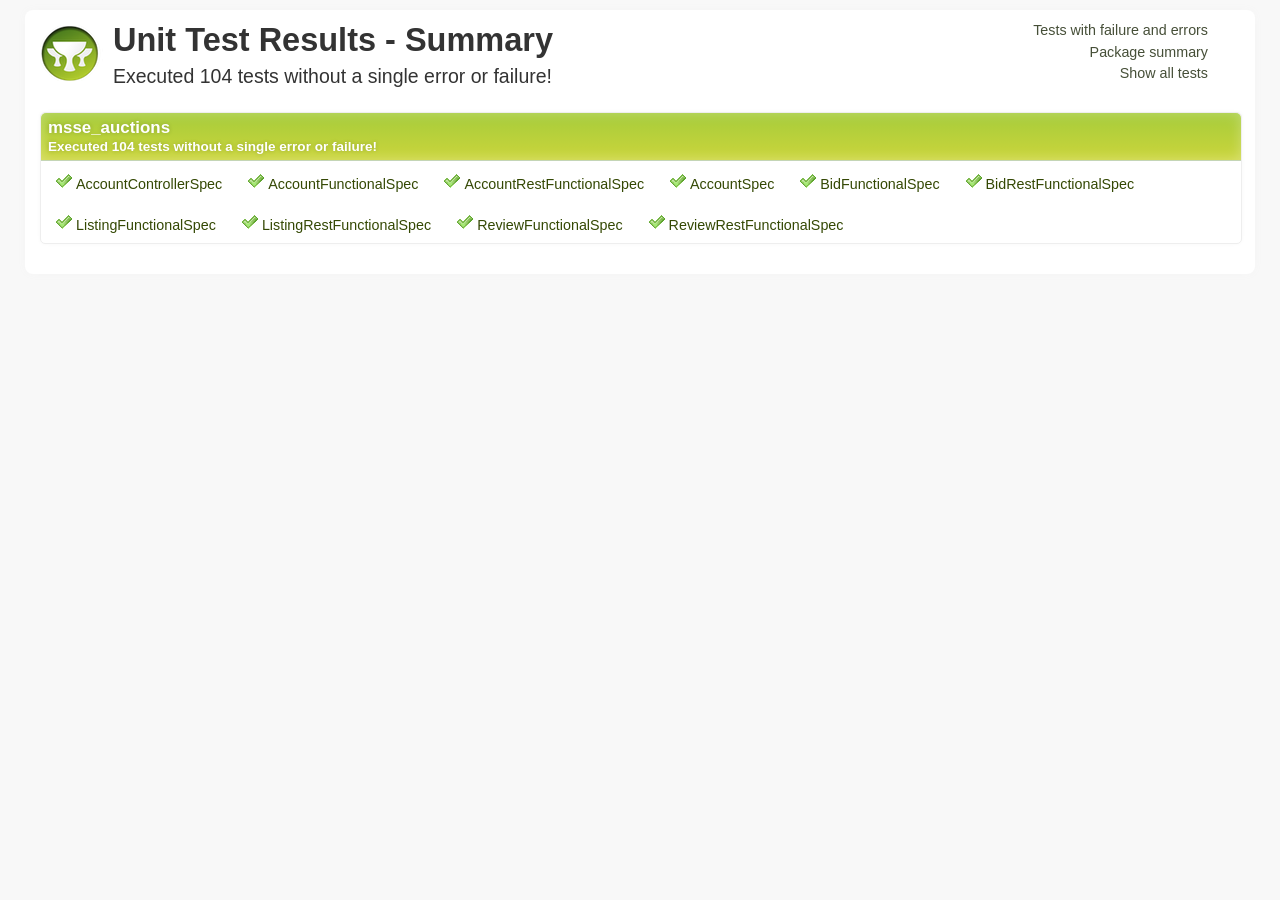
<file: target/test-reports/html/index.html>
<!DOCTYPE html><html xmlns:lxslt="http://xml.apache.org/xslt" xmlns:stringutils="xalan://org.apache.tools.ant.util.StringUtils">
<head>
<META http-equiv="Content-Type" content="text/html; charset=utf-8">
<title>
        Unit Test Results
     - Package summary</title>
<link href="stylesheet.css" rel="stylesheet" type="text/css">
</head>
<body>
<div id="report" class="container container_8">
<div class="grid_6 alpha">
<div class="grailslogo"></div>
<h1>
        Unit Test Results
    - Summary </h1>
<p class="intro">
                        Executed
                        104
                        tests
                    
                        without a single error or failure!
                    </p>
</div>
<div class="grid_2 omega">
<nav id="navigationlinks">
<p>
<a href="failed.html">
                    Tests with failure and errors
                </a>
</p>
<p>
<a href="index.html">
                    Package summary
                </a>
</p>
<p>
<a href="all.html">
                    Show all tests
                </a>
</p>
</nav>
</div>
<div class="clear"></div>
<div class="testsuite success">
<div class="header">
<h2>msse_auctions</h2>
<h3>
                        Executed
                        104
                        tests
                    
                        without a single error or failure!
                    </h3>
</div>
<ul class="clearfix">
<li class="packagelink success">
<a href="msse_auctions/8_AccountControllerSpec.html" title="3 tests executed in 1.189 seconds."><span class="icon success"></span>AccountControllerSpec</a>
</li>
<li class="packagelink success">
<a href="msse_auctions/0_AccountFunctionalSpec.html" title="4 tests executed in 10.89 seconds."><span class="icon success"></span>AccountFunctionalSpec</a>
</li>
<li class="packagelink success">
<a href="msse_auctions/1_AccountRestFunctionalSpec.html" title="28 tests executed in 2.178 seconds."><span class="icon success"></span>AccountRestFunctionalSpec</a>
</li>
<li class="packagelink success">
<a href="msse_auctions/9_AccountSpec.html" title="10 tests executed in 1.342 seconds."><span class="icon success"></span>AccountSpec</a>
</li>
<li class="packagelink success">
<a href="msse_auctions/2_BidFunctionalSpec.html" title="1 tests executed in 2.678 seconds."><span class="icon success"></span>BidFunctionalSpec</a>
</li>
<li class="packagelink success">
<a href="msse_auctions/3_BidRestFunctionalSpec.html" title="12 tests executed in 2.186 seconds."><span class="icon success"></span>BidRestFunctionalSpec</a>
</li>
<li class="packagelink success">
<a href="msse_auctions/4_ListingFunctionalSpec.html" title="3 tests executed in 5.352 seconds."><span class="icon success"></span>ListingFunctionalSpec</a>
</li>
<li class="packagelink success">
<a href="msse_auctions/5_ListingRestFunctionalSpec.html" title="20 tests executed in 2.161 seconds."><span class="icon success"></span>ListingRestFunctionalSpec</a>
</li>
<li class="packagelink success">
<a href="msse_auctions/6_ReviewFunctionalSpec.html" title="2 tests executed in 3.957 seconds."><span class="icon success"></span>ReviewFunctionalSpec</a>
</li>
<li class="packagelink success">
<a href="msse_auctions/7_ReviewRestFunctionalSpec.html" title="21 tests executed in 2.064 seconds."><span class="icon success"></span>ReviewRestFunctionalSpec</a>
</li>
</ul>
</div>
<div class="clear"></div>
</div>
</body>
</html>
</file>
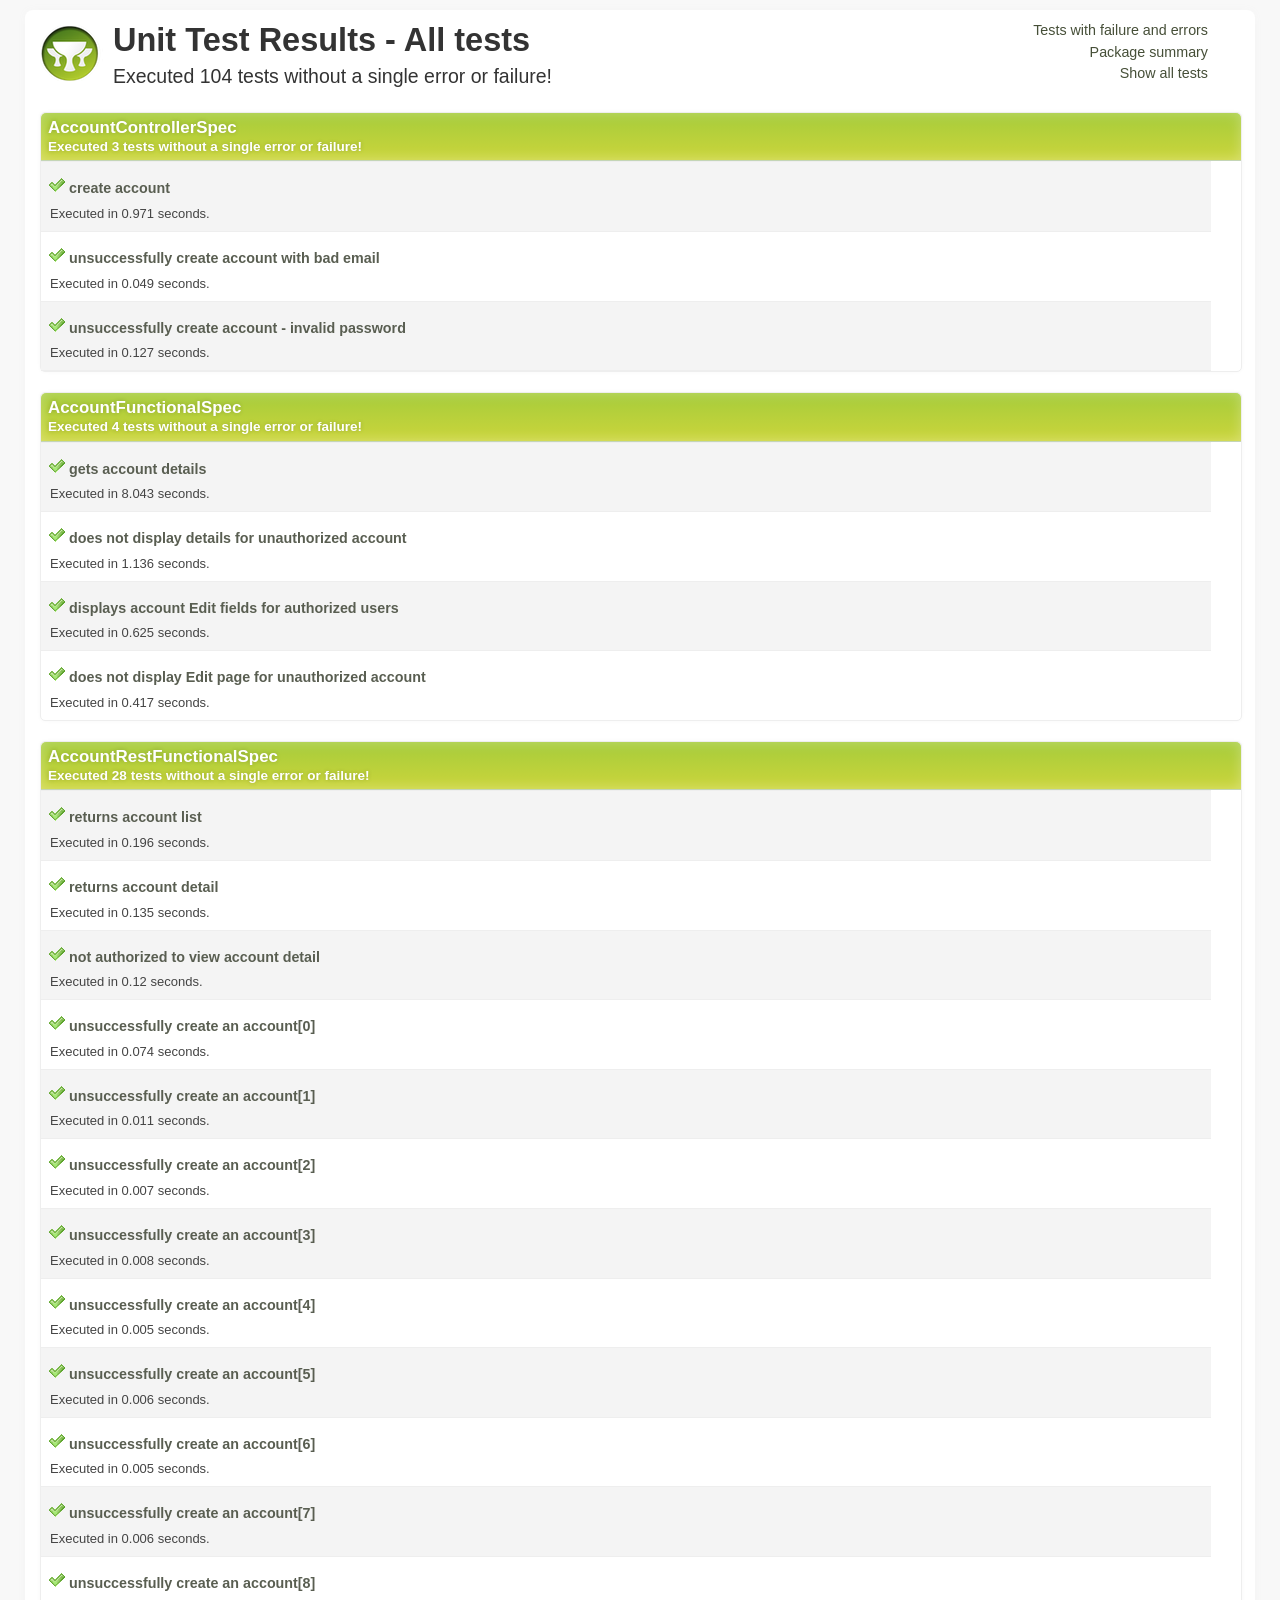
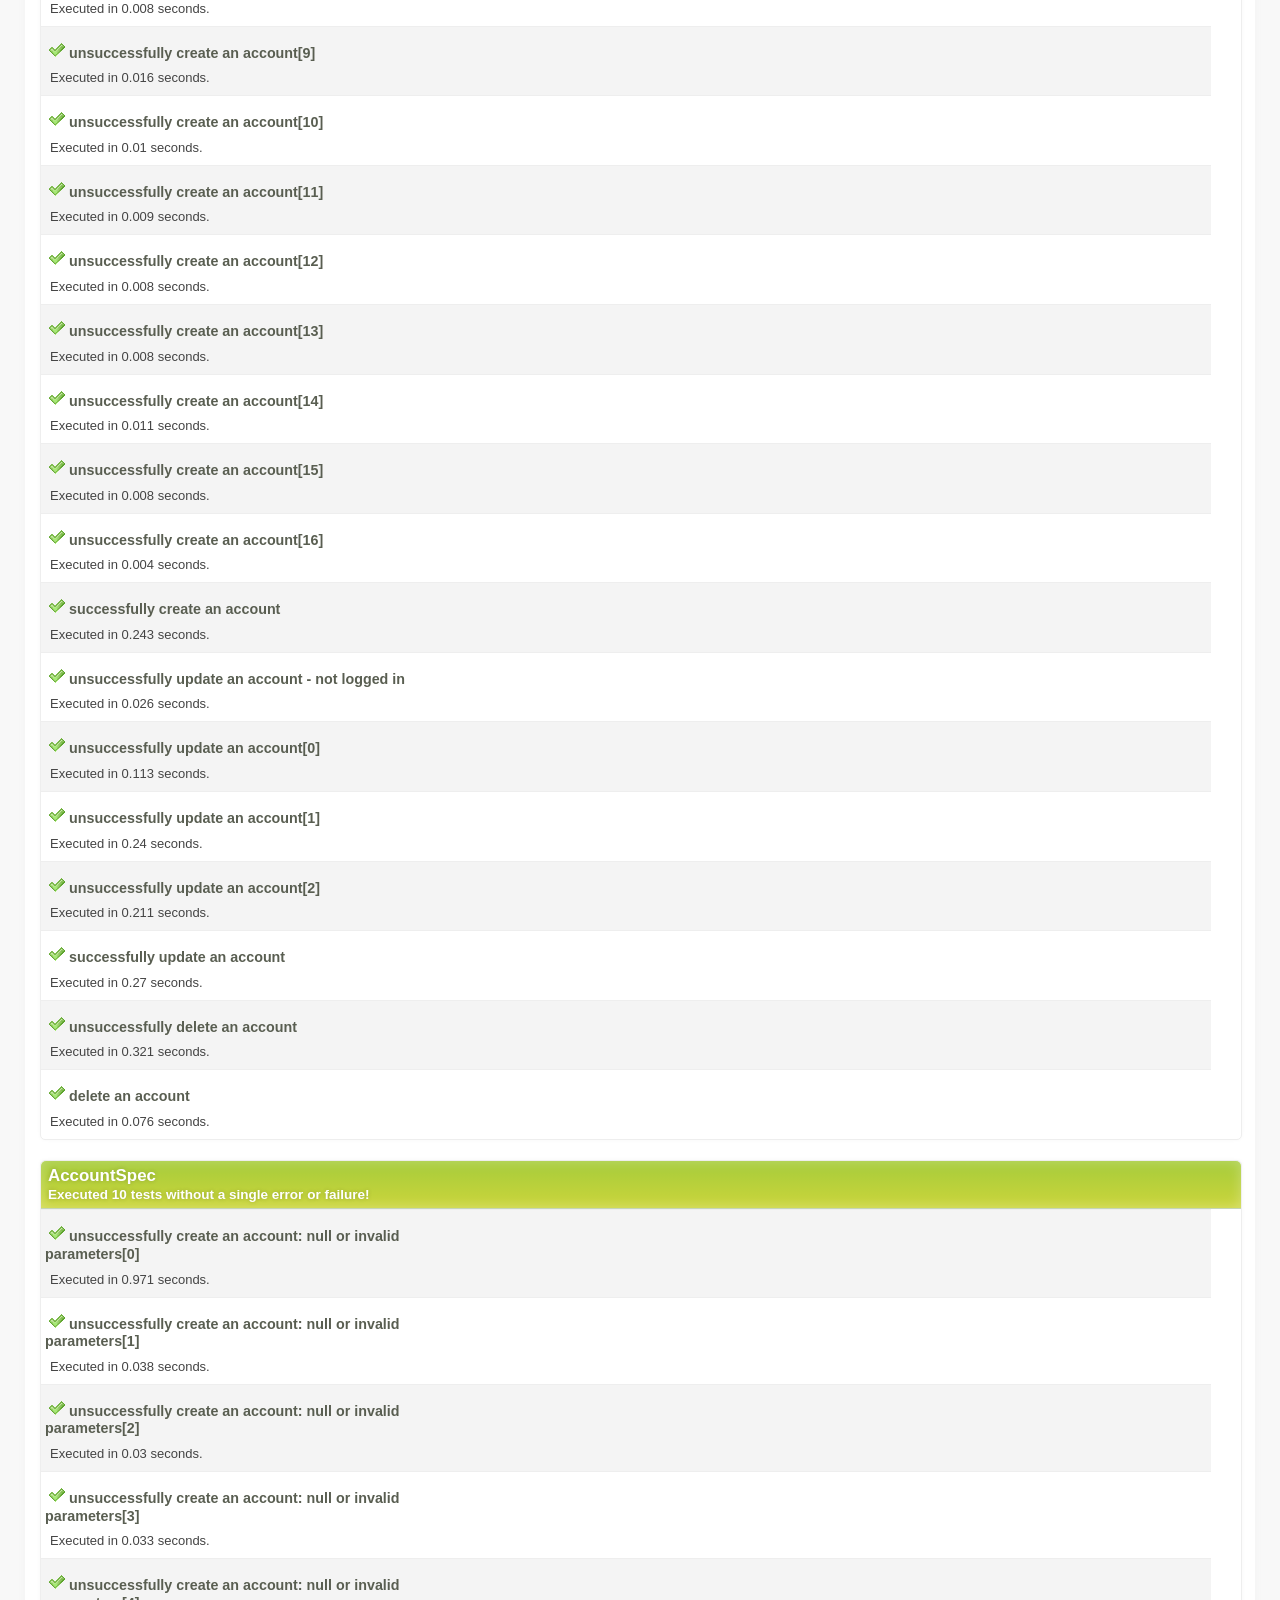
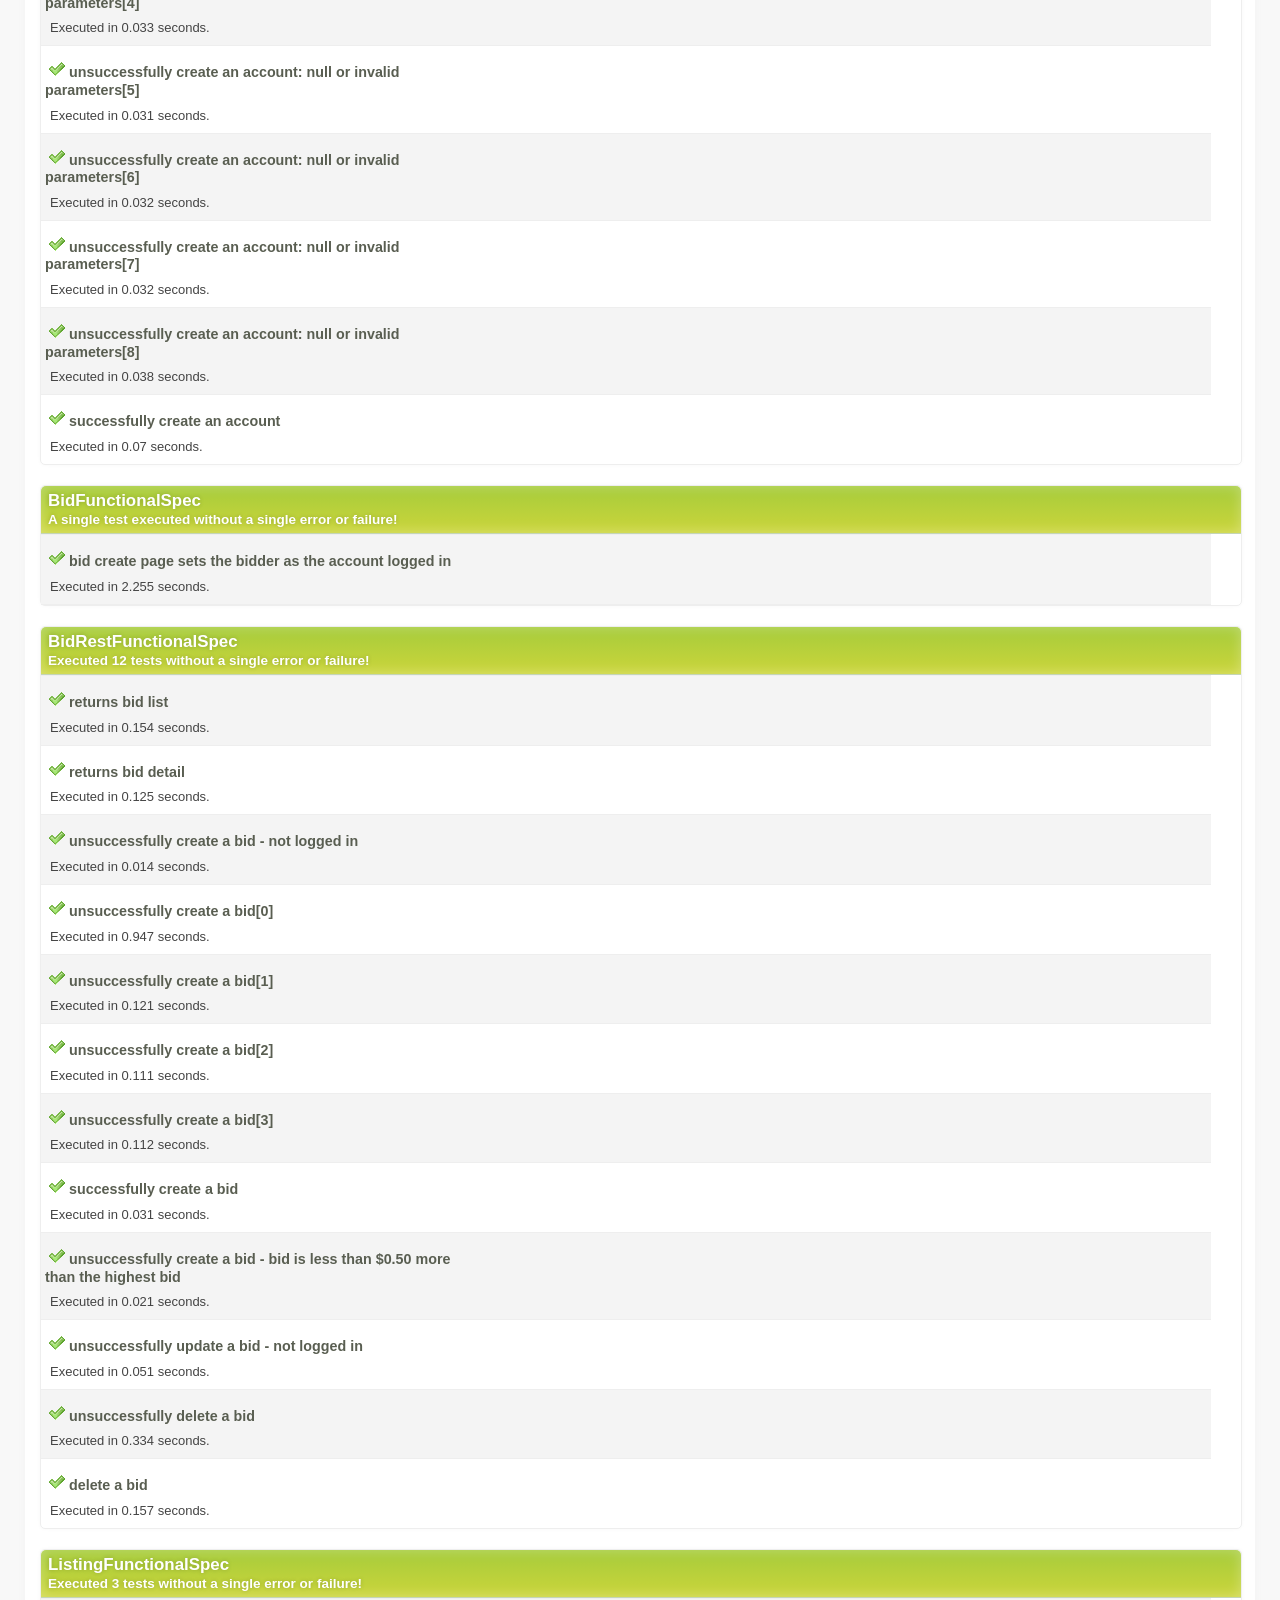
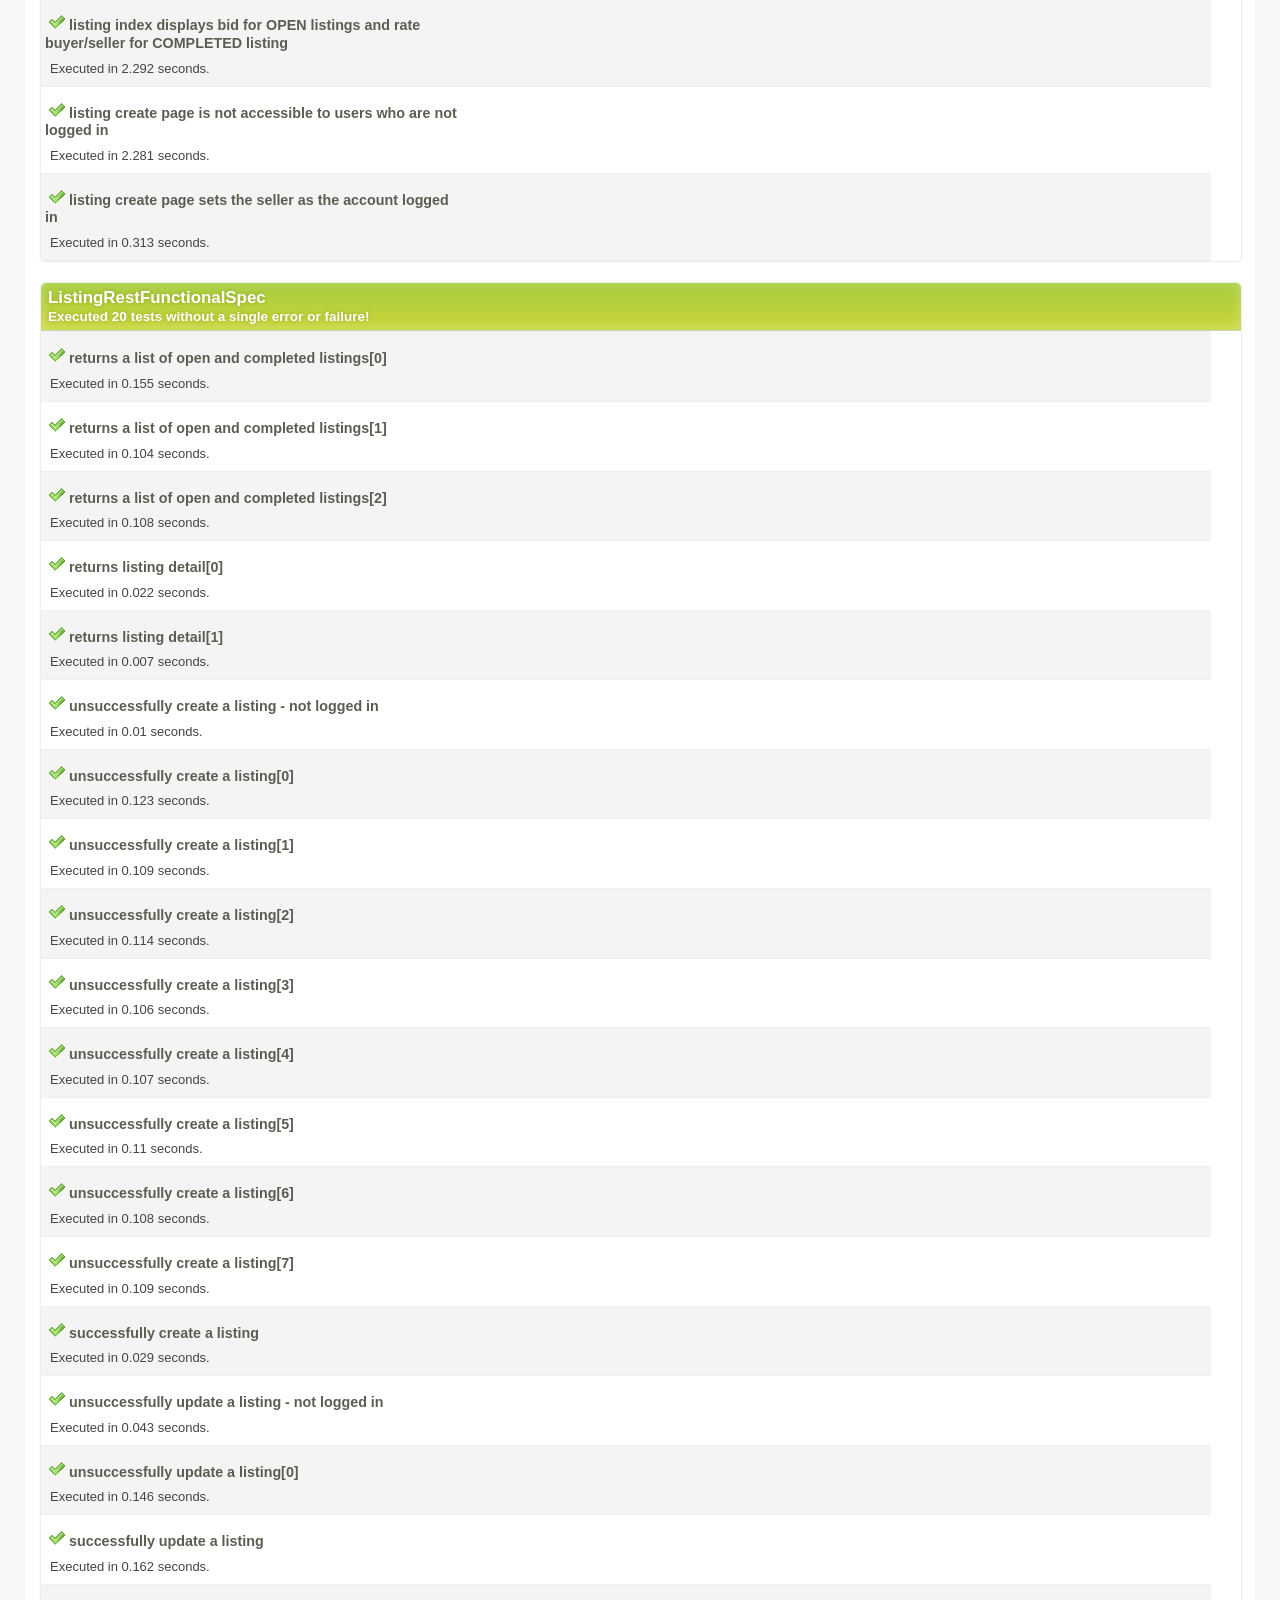
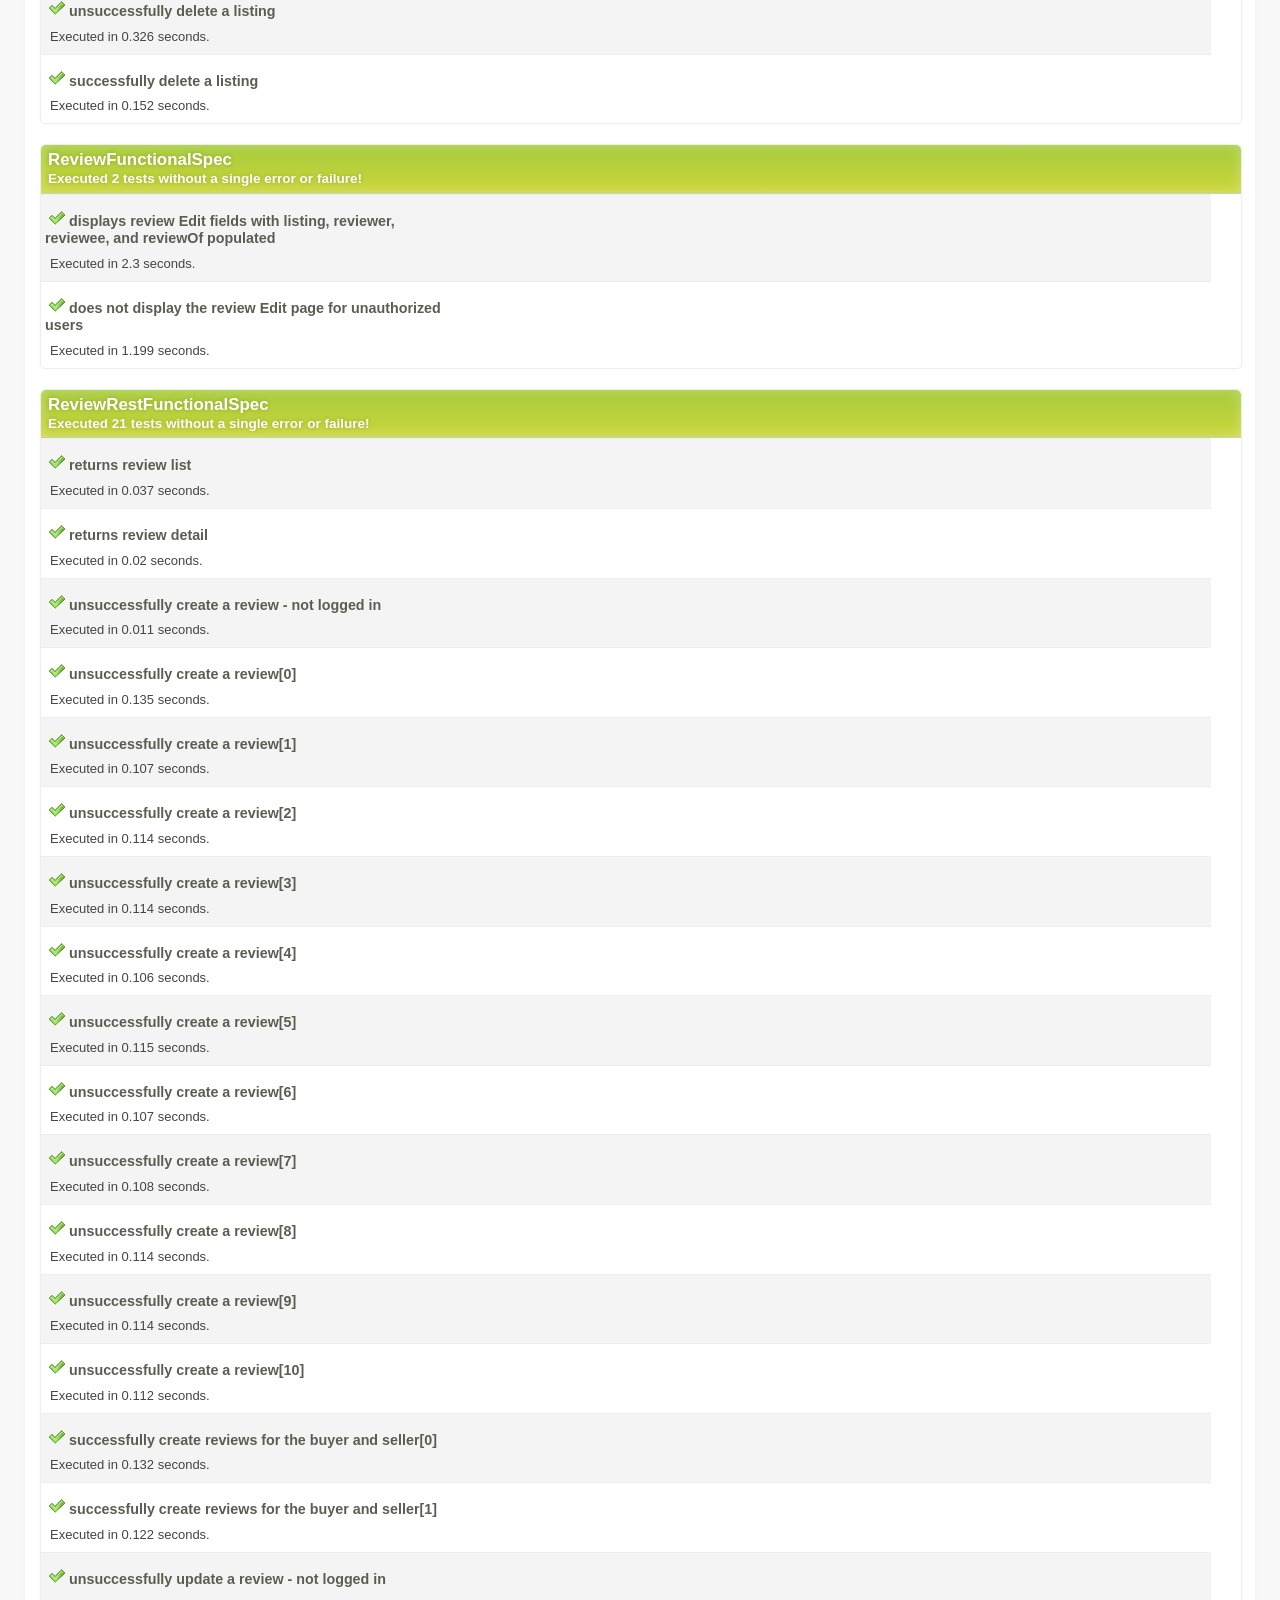
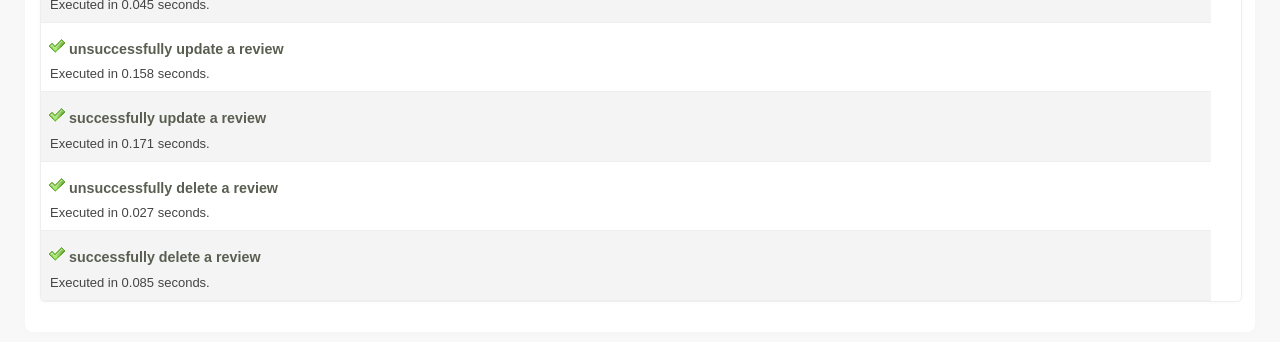
<file: target/test-reports/html/all.html>
<!DOCTYPE html><html xmlns:lxslt="http://xml.apache.org/xslt" xmlns:stringutils="xalan://org.apache.tools.ant.util.StringUtils">
<head>
<META http-equiv="Content-Type" content="text/html; charset=utf-8">
<title>
        Unit Test Results
     - All tests</title>
<link href="stylesheet.css" rel="stylesheet" type="text/css">
</head>
<body>
<div id="report" class="container container_8">
<div class="grid_6 alpha">
<div class="grailslogo"></div>
<h1>
        Unit Test Results
     - All tests </h1>
<p class="intro">
                        Executed
                        104
                        tests
                    
                        without a single error or failure!
                    </p>
</div>
<div class="grid_2 omega">
<nav id="navigationlinks">
<p>
<a href="failed.html">
                    Tests with failure and errors
                </a>
</p>
<p>
<a href="index.html">
                    Package summary
                </a>
</p>
<p>
<a href="all.html">
                    Show all tests
                </a>
</p>
</nav>
</div>
<div class="clear"></div>
<div class="testsuite success">
<div class="header">
<h2>AccountControllerSpec</h2>
<h3>
                        Executed
                        3
                        tests
                    
                        without a single error or failure!
                    </h3>
</div>
<div class="testcase clearfix success grid_8 alpha omega" data-name="create account">
<div class="grid_3 alpha">
<p>
<span class="icon success"></span><b class="testname message success">create account</b>
</p>
<p class="summary">Executed in 0.971 seconds.</p>
</div>
<div class="grid_5 omega outputinfo"></div>
<div class="clear"></div>
</div>
<div class="testcase clearfix success grid_8 alpha omega" data-name="unsuccessfully create account with bad email">
<div class="grid_3 alpha">
<p>
<span class="icon success"></span><b class="testname message success">unsuccessfully create account with bad email</b>
</p>
<p class="summary">Executed in 0.049 seconds.</p>
</div>
<div class="grid_5 omega outputinfo"></div>
<div class="clear"></div>
</div>
<div class="testcase clearfix success grid_8 alpha omega" data-name="unsuccessfully create account - invalid password">
<div class="grid_3 alpha">
<p>
<span class="icon success"></span><b class="testname message success">unsuccessfully create account - invalid password</b>
</p>
<p class="summary">Executed in 0.127 seconds.</p>
</div>
<div class="grid_5 omega outputinfo"></div>
<div class="clear"></div>
</div>
<div class="clearfix output footer">
<div class="sysout">
<h2>Standard output</h2>
<pre class="stdout">--Output from create account--
--Output from unsuccessfully create account with bad email--
--Output from unsuccessfully create account - invalid password--
</pre>
</div>
<div class="syserr">
<h2>System error</h2>
<pre class="syserr">--Output from create account--
--Output from unsuccessfully create account with bad email--
--Output from unsuccessfully create account - invalid password--
</pre>
</div>
</div>
<div class="clear"></div>
</div>
<div class="testsuite success">
<div class="header">
<h2>AccountFunctionalSpec</h2>
<h3>
                        Executed
                        4
                        tests
                    
                        without a single error or failure!
                    </h3>
</div>
<div class="testcase clearfix success grid_8 alpha omega" data-name="gets account details">
<div class="grid_3 alpha">
<p>
<span class="icon success"></span><b class="testname message success">gets account details</b>
</p>
<p class="summary">Executed in 8.043 seconds.</p>
</div>
<div class="grid_5 omega outputinfo"></div>
<div class="clear"></div>
</div>
<div class="testcase clearfix success grid_8 alpha omega" data-name="does not display details for unauthorized account">
<div class="grid_3 alpha">
<p>
<span class="icon success"></span><b class="testname message success">does not display details for unauthorized account</b>
</p>
<p class="summary">Executed in 1.136 seconds.</p>
</div>
<div class="grid_5 omega outputinfo"></div>
<div class="clear"></div>
</div>
<div class="testcase clearfix success grid_8 alpha omega" data-name="displays account Edit fields for authorized users">
<div class="grid_3 alpha">
<p>
<span class="icon success"></span><b class="testname message success">displays account Edit fields for authorized users</b>
</p>
<p class="summary">Executed in 0.625 seconds.</p>
</div>
<div class="grid_5 omega outputinfo"></div>
<div class="clear"></div>
</div>
<div class="testcase clearfix success grid_8 alpha omega" data-name="does not display Edit page for unauthorized account">
<div class="grid_3 alpha">
<p>
<span class="icon success"></span><b class="testname message success">does not display Edit page for unauthorized account</b>
</p>
<p class="summary">Executed in 0.417 seconds.</p>
</div>
<div class="grid_5 omega outputinfo"></div>
<div class="clear"></div>
</div>
<div class="clearfix output footer">
<div class="sysout">
<h2>Standard output</h2>
<pre class="stdout">--Output from gets account details--
--Output from does not display details for unauthorized account--
--Output from displays account Edit fields for authorized users--
--Output from does not display Edit page for unauthorized account--
</pre>
</div>
<div class="syserr">
<h2>System error</h2>
<pre class="syserr">--Output from gets account details--
--Output from does not display details for unauthorized account--
--Output from displays account Edit fields for authorized users--
--Output from does not display Edit page for unauthorized account--
</pre>
</div>
</div>
<div class="clear"></div>
</div>
<div class="testsuite success">
<div class="header">
<h2>AccountRestFunctionalSpec</h2>
<h3>
                        Executed
                        28
                        tests
                    
                        without a single error or failure!
                    </h3>
</div>
<div class="testcase clearfix success grid_8 alpha omega" data-name="returns account list">
<div class="grid_3 alpha">
<p>
<span class="icon success"></span><b class="testname message success">returns account list</b>
</p>
<p class="summary">Executed in 0.196 seconds.</p>
</div>
<div class="grid_5 omega outputinfo"></div>
<div class="clear"></div>
</div>
<div class="testcase clearfix success grid_8 alpha omega" data-name="returns account detail">
<div class="grid_3 alpha">
<p>
<span class="icon success"></span><b class="testname message success">returns account detail</b>
</p>
<p class="summary">Executed in 0.135 seconds.</p>
</div>
<div class="grid_5 omega outputinfo"></div>
<div class="clear"></div>
</div>
<div class="testcase clearfix success grid_8 alpha omega" data-name="not authorized to view account detail">
<div class="grid_3 alpha">
<p>
<span class="icon success"></span><b class="testname message success">not authorized to view account detail</b>
</p>
<p class="summary">Executed in 0.12 seconds.</p>
</div>
<div class="grid_5 omega outputinfo"></div>
<div class="clear"></div>
</div>
<div class="testcase clearfix success grid_8 alpha omega" data-name="unsuccessfully create an account[0]">
<div class="grid_3 alpha">
<p>
<span class="icon success"></span><b class="testname message success">unsuccessfully create an account[0]</b>
</p>
<p class="summary">Executed in 0.074 seconds.</p>
</div>
<div class="grid_5 omega outputinfo"></div>
<div class="clear"></div>
</div>
<div class="testcase clearfix success grid_8 alpha omega" data-name="unsuccessfully create an account[1]">
<div class="grid_3 alpha">
<p>
<span class="icon success"></span><b class="testname message success">unsuccessfully create an account[1]</b>
</p>
<p class="summary">Executed in 0.011 seconds.</p>
</div>
<div class="grid_5 omega outputinfo"></div>
<div class="clear"></div>
</div>
<div class="testcase clearfix success grid_8 alpha omega" data-name="unsuccessfully create an account[2]">
<div class="grid_3 alpha">
<p>
<span class="icon success"></span><b class="testname message success">unsuccessfully create an account[2]</b>
</p>
<p class="summary">Executed in 0.007 seconds.</p>
</div>
<div class="grid_5 omega outputinfo"></div>
<div class="clear"></div>
</div>
<div class="testcase clearfix success grid_8 alpha omega" data-name="unsuccessfully create an account[3]">
<div class="grid_3 alpha">
<p>
<span class="icon success"></span><b class="testname message success">unsuccessfully create an account[3]</b>
</p>
<p class="summary">Executed in 0.008 seconds.</p>
</div>
<div class="grid_5 omega outputinfo"></div>
<div class="clear"></div>
</div>
<div class="testcase clearfix success grid_8 alpha omega" data-name="unsuccessfully create an account[4]">
<div class="grid_3 alpha">
<p>
<span class="icon success"></span><b class="testname message success">unsuccessfully create an account[4]</b>
</p>
<p class="summary">Executed in 0.005 seconds.</p>
</div>
<div class="grid_5 omega outputinfo"></div>
<div class="clear"></div>
</div>
<div class="testcase clearfix success grid_8 alpha omega" data-name="unsuccessfully create an account[5]">
<div class="grid_3 alpha">
<p>
<span class="icon success"></span><b class="testname message success">unsuccessfully create an account[5]</b>
</p>
<p class="summary">Executed in 0.006 seconds.</p>
</div>
<div class="grid_5 omega outputinfo"></div>
<div class="clear"></div>
</div>
<div class="testcase clearfix success grid_8 alpha omega" data-name="unsuccessfully create an account[6]">
<div class="grid_3 alpha">
<p>
<span class="icon success"></span><b class="testname message success">unsuccessfully create an account[6]</b>
</p>
<p class="summary">Executed in 0.005 seconds.</p>
</div>
<div class="grid_5 omega outputinfo"></div>
<div class="clear"></div>
</div>
<div class="testcase clearfix success grid_8 alpha omega" data-name="unsuccessfully create an account[7]">
<div class="grid_3 alpha">
<p>
<span class="icon success"></span><b class="testname message success">unsuccessfully create an account[7]</b>
</p>
<p class="summary">Executed in 0.006 seconds.</p>
</div>
<div class="grid_5 omega outputinfo"></div>
<div class="clear"></div>
</div>
<div class="testcase clearfix success grid_8 alpha omega" data-name="unsuccessfully create an account[8]">
<div class="grid_3 alpha">
<p>
<span class="icon success"></span><b class="testname message success">unsuccessfully create an account[8]</b>
</p>
<p class="summary">Executed in 0.008 seconds.</p>
</div>
<div class="grid_5 omega outputinfo"></div>
<div class="clear"></div>
</div>
<div class="testcase clearfix success grid_8 alpha omega" data-name="unsuccessfully create an account[9]">
<div class="grid_3 alpha">
<p>
<span class="icon success"></span><b class="testname message success">unsuccessfully create an account[9]</b>
</p>
<p class="summary">Executed in 0.016 seconds.</p>
</div>
<div class="grid_5 omega outputinfo"></div>
<div class="clear"></div>
</div>
<div class="testcase clearfix success grid_8 alpha omega" data-name="unsuccessfully create an account[10]">
<div class="grid_3 alpha">
<p>
<span class="icon success"></span><b class="testname message success">unsuccessfully create an account[10]</b>
</p>
<p class="summary">Executed in 0.01 seconds.</p>
</div>
<div class="grid_5 omega outputinfo"></div>
<div class="clear"></div>
</div>
<div class="testcase clearfix success grid_8 alpha omega" data-name="unsuccessfully create an account[11]">
<div class="grid_3 alpha">
<p>
<span class="icon success"></span><b class="testname message success">unsuccessfully create an account[11]</b>
</p>
<p class="summary">Executed in 0.009 seconds.</p>
</div>
<div class="grid_5 omega outputinfo"></div>
<div class="clear"></div>
</div>
<div class="testcase clearfix success grid_8 alpha omega" data-name="unsuccessfully create an account[12]">
<div class="grid_3 alpha">
<p>
<span class="icon success"></span><b class="testname message success">unsuccessfully create an account[12]</b>
</p>
<p class="summary">Executed in 0.008 seconds.</p>
</div>
<div class="grid_5 omega outputinfo"></div>
<div class="clear"></div>
</div>
<div class="testcase clearfix success grid_8 alpha omega" data-name="unsuccessfully create an account[13]">
<div class="grid_3 alpha">
<p>
<span class="icon success"></span><b class="testname message success">unsuccessfully create an account[13]</b>
</p>
<p class="summary">Executed in 0.008 seconds.</p>
</div>
<div class="grid_5 omega outputinfo"></div>
<div class="clear"></div>
</div>
<div class="testcase clearfix success grid_8 alpha omega" data-name="unsuccessfully create an account[14]">
<div class="grid_3 alpha">
<p>
<span class="icon success"></span><b class="testname message success">unsuccessfully create an account[14]</b>
</p>
<p class="summary">Executed in 0.011 seconds.</p>
</div>
<div class="grid_5 omega outputinfo"></div>
<div class="clear"></div>
</div>
<div class="testcase clearfix success grid_8 alpha omega" data-name="unsuccessfully create an account[15]">
<div class="grid_3 alpha">
<p>
<span class="icon success"></span><b class="testname message success">unsuccessfully create an account[15]</b>
</p>
<p class="summary">Executed in 0.008 seconds.</p>
</div>
<div class="grid_5 omega outputinfo"></div>
<div class="clear"></div>
</div>
<div class="testcase clearfix success grid_8 alpha omega" data-name="unsuccessfully create an account[16]">
<div class="grid_3 alpha">
<p>
<span class="icon success"></span><b class="testname message success">unsuccessfully create an account[16]</b>
</p>
<p class="summary">Executed in 0.004 seconds.</p>
</div>
<div class="grid_5 omega outputinfo"></div>
<div class="clear"></div>
</div>
<div class="testcase clearfix success grid_8 alpha omega" data-name="successfully create an account">
<div class="grid_3 alpha">
<p>
<span class="icon success"></span><b class="testname message success">successfully create an account</b>
</p>
<p class="summary">Executed in 0.243 seconds.</p>
</div>
<div class="grid_5 omega outputinfo"></div>
<div class="clear"></div>
</div>
<div class="testcase clearfix success grid_8 alpha omega" data-name="unsuccessfully update an account - not logged in">
<div class="grid_3 alpha">
<p>
<span class="icon success"></span><b class="testname message success">unsuccessfully update an account - not logged in</b>
</p>
<p class="summary">Executed in 0.026 seconds.</p>
</div>
<div class="grid_5 omega outputinfo"></div>
<div class="clear"></div>
</div>
<div class="testcase clearfix success grid_8 alpha omega" data-name="unsuccessfully update an account[0]">
<div class="grid_3 alpha">
<p>
<span class="icon success"></span><b class="testname message success">unsuccessfully update an account[0]</b>
</p>
<p class="summary">Executed in 0.113 seconds.</p>
</div>
<div class="grid_5 omega outputinfo"></div>
<div class="clear"></div>
</div>
<div class="testcase clearfix success grid_8 alpha omega" data-name="unsuccessfully update an account[1]">
<div class="grid_3 alpha">
<p>
<span class="icon success"></span><b class="testname message success">unsuccessfully update an account[1]</b>
</p>
<p class="summary">Executed in 0.24 seconds.</p>
</div>
<div class="grid_5 omega outputinfo"></div>
<div class="clear"></div>
</div>
<div class="testcase clearfix success grid_8 alpha omega" data-name="unsuccessfully update an account[2]">
<div class="grid_3 alpha">
<p>
<span class="icon success"></span><b class="testname message success">unsuccessfully update an account[2]</b>
</p>
<p class="summary">Executed in 0.211 seconds.</p>
</div>
<div class="grid_5 omega outputinfo"></div>
<div class="clear"></div>
</div>
<div class="testcase clearfix success grid_8 alpha omega" data-name="successfully update an account">
<div class="grid_3 alpha">
<p>
<span class="icon success"></span><b class="testname message success">successfully update an account</b>
</p>
<p class="summary">Executed in 0.27 seconds.</p>
</div>
<div class="grid_5 omega outputinfo"></div>
<div class="clear"></div>
</div>
<div class="testcase clearfix success grid_8 alpha omega" data-name="unsuccessfully delete an account">
<div class="grid_3 alpha">
<p>
<span class="icon success"></span><b class="testname message success">unsuccessfully delete an account</b>
</p>
<p class="summary">Executed in 0.321 seconds.</p>
</div>
<div class="grid_5 omega outputinfo"></div>
<div class="clear"></div>
</div>
<div class="testcase clearfix success grid_8 alpha omega" data-name="delete an account">
<div class="grid_3 alpha">
<p>
<span class="icon success"></span><b class="testname message success">delete an account</b>
</p>
<p class="summary">Executed in 0.076 seconds.</p>
</div>
<div class="grid_5 omega outputinfo"></div>
<div class="clear"></div>
</div>
<div class="clearfix output footer">
<div class="sysout">
<h2>Standard output</h2>
<pre class="stdout">--Output from returns account list--
--Output from returns account detail--
--Output from not authorized to view account detail--
--Output from unsuccessfully create an account[0]--
--Output from unsuccessfully create an account[1]--
--Output from unsuccessfully create an account[2]--
--Output from unsuccessfully create an account[3]--
--Output from unsuccessfully create an account[4]--
--Output from unsuccessfully create an account[5]--
--Output from unsuccessfully create an account[6]--
--Output from unsuccessfully create an account[7]--
--Output from unsuccessfully create an account[8]--
--Output from unsuccessfully create an account[9]--
--Output from unsuccessfully create an account[10]--
--Output from unsuccessfully create an account[11]--
--Output from unsuccessfully create an account[12]--
--Output from unsuccessfully create an account[13]--
--Output from unsuccessfully create an account[14]--
--Output from unsuccessfully create an account[15]--
--Output from unsuccessfully create an account[16]--
--Output from successfully create an account--
--Output from unsuccessfully update an account - not logged in--
--Output from unsuccessfully update an account[0]--
--Output from unsuccessfully update an account[1]--
--Output from unsuccessfully update an account[2]--
--Output from successfully update an account--
--Output from unsuccessfully delete an account--
--Output from delete an account--
</pre>
</div>
<div class="syserr">
<h2>System error</h2>
<pre class="syserr">--Output from returns account list--
--Output from returns account detail--
--Output from not authorized to view account detail--
--Output from unsuccessfully create an account[0]--
--Output from unsuccessfully create an account[1]--
--Output from unsuccessfully create an account[2]--
--Output from unsuccessfully create an account[3]--
--Output from unsuccessfully create an account[4]--
--Output from unsuccessfully create an account[5]--
--Output from unsuccessfully create an account[6]--
--Output from unsuccessfully create an account[7]--
--Output from unsuccessfully create an account[8]--
--Output from unsuccessfully create an account[9]--
--Output from unsuccessfully create an account[10]--
--Output from unsuccessfully create an account[11]--
--Output from unsuccessfully create an account[12]--
--Output from unsuccessfully create an account[13]--
--Output from unsuccessfully create an account[14]--
--Output from unsuccessfully create an account[15]--
--Output from unsuccessfully create an account[16]--
--Output from successfully create an account--
--Output from unsuccessfully update an account - not logged in--
--Output from unsuccessfully update an account[0]--
--Output from unsuccessfully update an account[1]--
--Output from unsuccessfully update an account[2]--
--Output from successfully update an account--
--Output from unsuccessfully delete an account--
--Output from delete an account--
</pre>
</div>
</div>
<div class="clear"></div>
</div>
<div class="testsuite success">
<div class="header">
<h2>AccountSpec</h2>
<h3>
                        Executed
                        10
                        tests
                    
                        without a single error or failure!
                    </h3>
</div>
<div class="testcase clearfix success grid_8 alpha omega" data-name="unsuccessfully create an account:  null or invalid parameters[0]">
<div class="grid_3 alpha">
<p>
<span class="icon success"></span><b class="testname message success">unsuccessfully create an account:  null or invalid parameters[0]</b>
</p>
<p class="summary">Executed in 0.971 seconds.</p>
</div>
<div class="grid_5 omega outputinfo"></div>
<div class="clear"></div>
</div>
<div class="testcase clearfix success grid_8 alpha omega" data-name="unsuccessfully create an account:  null or invalid parameters[1]">
<div class="grid_3 alpha">
<p>
<span class="icon success"></span><b class="testname message success">unsuccessfully create an account:  null or invalid parameters[1]</b>
</p>
<p class="summary">Executed in 0.038 seconds.</p>
</div>
<div class="grid_5 omega outputinfo"></div>
<div class="clear"></div>
</div>
<div class="testcase clearfix success grid_8 alpha omega" data-name="unsuccessfully create an account:  null or invalid parameters[2]">
<div class="grid_3 alpha">
<p>
<span class="icon success"></span><b class="testname message success">unsuccessfully create an account:  null or invalid parameters[2]</b>
</p>
<p class="summary">Executed in 0.03 seconds.</p>
</div>
<div class="grid_5 omega outputinfo"></div>
<div class="clear"></div>
</div>
<div class="testcase clearfix success grid_8 alpha omega" data-name="unsuccessfully create an account:  null or invalid parameters[3]">
<div class="grid_3 alpha">
<p>
<span class="icon success"></span><b class="testname message success">unsuccessfully create an account:  null or invalid parameters[3]</b>
</p>
<p class="summary">Executed in 0.033 seconds.</p>
</div>
<div class="grid_5 omega outputinfo"></div>
<div class="clear"></div>
</div>
<div class="testcase clearfix success grid_8 alpha omega" data-name="unsuccessfully create an account:  null or invalid parameters[4]">
<div class="grid_3 alpha">
<p>
<span class="icon success"></span><b class="testname message success">unsuccessfully create an account:  null or invalid parameters[4]</b>
</p>
<p class="summary">Executed in 0.033 seconds.</p>
</div>
<div class="grid_5 omega outputinfo"></div>
<div class="clear"></div>
</div>
<div class="testcase clearfix success grid_8 alpha omega" data-name="unsuccessfully create an account:  null or invalid parameters[5]">
<div class="grid_3 alpha">
<p>
<span class="icon success"></span><b class="testname message success">unsuccessfully create an account:  null or invalid parameters[5]</b>
</p>
<p class="summary">Executed in 0.031 seconds.</p>
</div>
<div class="grid_5 omega outputinfo"></div>
<div class="clear"></div>
</div>
<div class="testcase clearfix success grid_8 alpha omega" data-name="unsuccessfully create an account:  null or invalid parameters[6]">
<div class="grid_3 alpha">
<p>
<span class="icon success"></span><b class="testname message success">unsuccessfully create an account:  null or invalid parameters[6]</b>
</p>
<p class="summary">Executed in 0.032 seconds.</p>
</div>
<div class="grid_5 omega outputinfo"></div>
<div class="clear"></div>
</div>
<div class="testcase clearfix success grid_8 alpha omega" data-name="unsuccessfully create an account:  null or invalid parameters[7]">
<div class="grid_3 alpha">
<p>
<span class="icon success"></span><b class="testname message success">unsuccessfully create an account:  null or invalid parameters[7]</b>
</p>
<p class="summary">Executed in 0.032 seconds.</p>
</div>
<div class="grid_5 omega outputinfo"></div>
<div class="clear"></div>
</div>
<div class="testcase clearfix success grid_8 alpha omega" data-name="unsuccessfully create an account:  null or invalid parameters[8]">
<div class="grid_3 alpha">
<p>
<span class="icon success"></span><b class="testname message success">unsuccessfully create an account:  null or invalid parameters[8]</b>
</p>
<p class="summary">Executed in 0.038 seconds.</p>
</div>
<div class="grid_5 omega outputinfo"></div>
<div class="clear"></div>
</div>
<div class="testcase clearfix success grid_8 alpha omega" data-name="successfully create an account">
<div class="grid_3 alpha">
<p>
<span class="icon success"></span><b class="testname message success">successfully create an account</b>
</p>
<p class="summary">Executed in 0.07 seconds.</p>
</div>
<div class="grid_5 omega outputinfo"></div>
<div class="clear"></div>
</div>
<div class="clearfix output footer">
<div class="sysout">
<h2>Standard output</h2>
<pre class="stdout">--Output from unsuccessfully create an account:  null or invalid parameters[0]--
--Output from unsuccessfully create an account:  null or invalid parameters[1]--
--Output from unsuccessfully create an account:  null or invalid parameters[2]--
--Output from unsuccessfully create an account:  null or invalid parameters[3]--
--Output from unsuccessfully create an account:  null or invalid parameters[4]--
--Output from unsuccessfully create an account:  null or invalid parameters[5]--
--Output from unsuccessfully create an account:  null or invalid parameters[6]--
--Output from unsuccessfully create an account:  null or invalid parameters[7]--
--Output from unsuccessfully create an account:  null or invalid parameters[8]--
--Output from successfully create an account--
</pre>
</div>
<div class="syserr">
<h2>System error</h2>
<pre class="syserr">--Output from unsuccessfully create an account:  null or invalid parameters[0]--
--Output from unsuccessfully create an account:  null or invalid parameters[1]--
--Output from unsuccessfully create an account:  null or invalid parameters[2]--
--Output from unsuccessfully create an account:  null or invalid parameters[3]--
--Output from unsuccessfully create an account:  null or invalid parameters[4]--
--Output from unsuccessfully create an account:  null or invalid parameters[5]--
--Output from unsuccessfully create an account:  null or invalid parameters[6]--
--Output from unsuccessfully create an account:  null or invalid parameters[7]--
--Output from unsuccessfully create an account:  null or invalid parameters[8]--
--Output from successfully create an account--
</pre>
</div>
</div>
<div class="clear"></div>
</div>
<div class="testsuite success">
<div class="header">
<h2>BidFunctionalSpec</h2>
<h3>
                        A single test executed
                    
                        without a single error or failure!
                    </h3>
</div>
<div class="testcase clearfix success grid_8 alpha omega" data-name="bid create page sets the bidder as the account logged in">
<div class="grid_3 alpha">
<p>
<span class="icon success"></span><b class="testname message success">bid create page sets the bidder as the account logged in</b>
</p>
<p class="summary">Executed in 2.255 seconds.</p>
</div>
<div class="grid_5 omega outputinfo"></div>
<div class="clear"></div>
</div>
<div class="clearfix output footer">
<div class="sysout">
<h2>Standard output</h2>
<pre class="stdout">--Output from bid create page sets the bidder as the account logged in--
</pre>
</div>
<div class="syserr">
<h2>System error</h2>
<pre class="syserr">--Output from bid create page sets the bidder as the account logged in--
</pre>
</div>
</div>
<div class="clear"></div>
</div>
<div class="testsuite success">
<div class="header">
<h2>BidRestFunctionalSpec</h2>
<h3>
                        Executed
                        12
                        tests
                    
                        without a single error or failure!
                    </h3>
</div>
<div class="testcase clearfix success grid_8 alpha omega" data-name="returns bid list">
<div class="grid_3 alpha">
<p>
<span class="icon success"></span><b class="testname message success">returns bid list</b>
</p>
<p class="summary">Executed in 0.154 seconds.</p>
</div>
<div class="grid_5 omega outputinfo"></div>
<div class="clear"></div>
</div>
<div class="testcase clearfix success grid_8 alpha omega" data-name="returns bid detail">
<div class="grid_3 alpha">
<p>
<span class="icon success"></span><b class="testname message success">returns bid detail</b>
</p>
<p class="summary">Executed in 0.125 seconds.</p>
</div>
<div class="grid_5 omega outputinfo"></div>
<div class="clear"></div>
</div>
<div class="testcase clearfix success grid_8 alpha omega" data-name="unsuccessfully create a bid - not logged in">
<div class="grid_3 alpha">
<p>
<span class="icon success"></span><b class="testname message success">unsuccessfully create a bid - not logged in</b>
</p>
<p class="summary">Executed in 0.014 seconds.</p>
</div>
<div class="grid_5 omega outputinfo"></div>
<div class="clear"></div>
</div>
<div class="testcase clearfix success grid_8 alpha omega" data-name="unsuccessfully create a bid[0]">
<div class="grid_3 alpha">
<p>
<span class="icon success"></span><b class="testname message success">unsuccessfully create a bid[0]</b>
</p>
<p class="summary">Executed in 0.947 seconds.</p>
</div>
<div class="grid_5 omega outputinfo"></div>
<div class="clear"></div>
</div>
<div class="testcase clearfix success grid_8 alpha omega" data-name="unsuccessfully create a bid[1]">
<div class="grid_3 alpha">
<p>
<span class="icon success"></span><b class="testname message success">unsuccessfully create a bid[1]</b>
</p>
<p class="summary">Executed in 0.121 seconds.</p>
</div>
<div class="grid_5 omega outputinfo"></div>
<div class="clear"></div>
</div>
<div class="testcase clearfix success grid_8 alpha omega" data-name="unsuccessfully create a bid[2]">
<div class="grid_3 alpha">
<p>
<span class="icon success"></span><b class="testname message success">unsuccessfully create a bid[2]</b>
</p>
<p class="summary">Executed in 0.111 seconds.</p>
</div>
<div class="grid_5 omega outputinfo"></div>
<div class="clear"></div>
</div>
<div class="testcase clearfix success grid_8 alpha omega" data-name="unsuccessfully create a bid[3]">
<div class="grid_3 alpha">
<p>
<span class="icon success"></span><b class="testname message success">unsuccessfully create a bid[3]</b>
</p>
<p class="summary">Executed in 0.112 seconds.</p>
</div>
<div class="grid_5 omega outputinfo"></div>
<div class="clear"></div>
</div>
<div class="testcase clearfix success grid_8 alpha omega" data-name="successfully create a bid">
<div class="grid_3 alpha">
<p>
<span class="icon success"></span><b class="testname message success">successfully create a bid</b>
</p>
<p class="summary">Executed in 0.031 seconds.</p>
</div>
<div class="grid_5 omega outputinfo"></div>
<div class="clear"></div>
</div>
<div class="testcase clearfix success grid_8 alpha omega" data-name="unsuccessfully create a bid - bid is less than $0.50 more than the highest bid">
<div class="grid_3 alpha">
<p>
<span class="icon success"></span><b class="testname message success">unsuccessfully create a bid - bid is less than $0.50 more than the highest bid</b>
</p>
<p class="summary">Executed in 0.021 seconds.</p>
</div>
<div class="grid_5 omega outputinfo"></div>
<div class="clear"></div>
</div>
<div class="testcase clearfix success grid_8 alpha omega" data-name="unsuccessfully update a bid - not logged in">
<div class="grid_3 alpha">
<p>
<span class="icon success"></span><b class="testname message success">unsuccessfully update a bid - not logged in</b>
</p>
<p class="summary">Executed in 0.051 seconds.</p>
</div>
<div class="grid_5 omega outputinfo"></div>
<div class="clear"></div>
</div>
<div class="testcase clearfix success grid_8 alpha omega" data-name="unsuccessfully delete a bid">
<div class="grid_3 alpha">
<p>
<span class="icon success"></span><b class="testname message success">unsuccessfully delete a bid</b>
</p>
<p class="summary">Executed in 0.334 seconds.</p>
</div>
<div class="grid_5 omega outputinfo"></div>
<div class="clear"></div>
</div>
<div class="testcase clearfix success grid_8 alpha omega" data-name="delete a bid">
<div class="grid_3 alpha">
<p>
<span class="icon success"></span><b class="testname message success">delete a bid</b>
</p>
<p class="summary">Executed in 0.157 seconds.</p>
</div>
<div class="grid_5 omega outputinfo"></div>
<div class="clear"></div>
</div>
<div class="clearfix output footer">
<div class="sysout">
<h2>Standard output</h2>
<pre class="stdout">--Output from returns bid list--
--Output from returns bid detail--
--Output from unsuccessfully create a bid - not logged in--
--Output from unsuccessfully create a bid[0]--
--Output from unsuccessfully create a bid[1]--
--Output from unsuccessfully create a bid[2]--
--Output from unsuccessfully create a bid[3]--
--Output from successfully create a bid--
--Output from unsuccessfully create a bid - bid is less than $0.50 more than the highest bid--
--Output from unsuccessfully update a bid - not logged in--
--Output from unsuccessfully delete a bid--
--Output from delete a bid--
</pre>
</div>
<div class="syserr">
<h2>System error</h2>
<pre class="syserr">--Output from returns bid list--
--Output from returns bid detail--
--Output from unsuccessfully create a bid - not logged in--
--Output from unsuccessfully create a bid[0]--
--Output from unsuccessfully create a bid[1]--
--Output from unsuccessfully create a bid[2]--
--Output from unsuccessfully create a bid[3]--
--Output from successfully create a bid--
--Output from unsuccessfully create a bid - bid is less than $0.50 more than the highest bid--
--Output from unsuccessfully update a bid - not logged in--
--Output from unsuccessfully delete a bid--
--Output from delete a bid--
</pre>
</div>
</div>
<div class="clear"></div>
</div>
<div class="testsuite success">
<div class="header">
<h2>ListingFunctionalSpec</h2>
<h3>
                        Executed
                        3
                        tests
                    
                        without a single error or failure!
                    </h3>
</div>
<div class="testcase clearfix success grid_8 alpha omega" data-name="listing index displays bid for OPEN listings and rate buyer/seller for COMPLETED listing">
<div class="grid_3 alpha">
<p>
<span class="icon success"></span><b class="testname message success">listing index displays bid for OPEN listings and rate buyer/seller for COMPLETED listing</b>
</p>
<p class="summary">Executed in 2.292 seconds.</p>
</div>
<div class="grid_5 omega outputinfo"></div>
<div class="clear"></div>
</div>
<div class="testcase clearfix success grid_8 alpha omega" data-name="listing create page is not accessible to users who are not logged in">
<div class="grid_3 alpha">
<p>
<span class="icon success"></span><b class="testname message success">listing create page is not accessible to users who are not logged in</b>
</p>
<p class="summary">Executed in 2.281 seconds.</p>
</div>
<div class="grid_5 omega outputinfo"></div>
<div class="clear"></div>
</div>
<div class="testcase clearfix success grid_8 alpha omega" data-name="listing create page sets the seller as the account logged in">
<div class="grid_3 alpha">
<p>
<span class="icon success"></span><b class="testname message success">listing create page sets the seller as the account logged in</b>
</p>
<p class="summary">Executed in 0.313 seconds.</p>
</div>
<div class="grid_5 omega outputinfo"></div>
<div class="clear"></div>
</div>
<div class="clearfix output footer">
<div class="sysout">
<h2>Standard output</h2>
<pre class="stdout">--Output from listing index displays bid for OPEN listings and rate buyer/seller for COMPLETED listing--
--Output from listing create page is not accessible to users who are not logged in--
--Output from listing create page sets the seller as the account logged in--
</pre>
</div>
<div class="syserr">
<h2>System error</h2>
<pre class="syserr">--Output from listing index displays bid for OPEN listings and rate buyer/seller for COMPLETED listing--
--Output from listing create page is not accessible to users who are not logged in--
--Output from listing create page sets the seller as the account logged in--
</pre>
</div>
</div>
<div class="clear"></div>
</div>
<div class="testsuite success">
<div class="header">
<h2>ListingRestFunctionalSpec</h2>
<h3>
                        Executed
                        20
                        tests
                    
                        without a single error or failure!
                    </h3>
</div>
<div class="testcase clearfix success grid_8 alpha omega" data-name="returns a list of open and completed listings[0]">
<div class="grid_3 alpha">
<p>
<span class="icon success"></span><b class="testname message success">returns a list of open and completed listings[0]</b>
</p>
<p class="summary">Executed in 0.155 seconds.</p>
</div>
<div class="grid_5 omega outputinfo"></div>
<div class="clear"></div>
</div>
<div class="testcase clearfix success grid_8 alpha omega" data-name="returns a list of open and completed listings[1]">
<div class="grid_3 alpha">
<p>
<span class="icon success"></span><b class="testname message success">returns a list of open and completed listings[1]</b>
</p>
<p class="summary">Executed in 0.104 seconds.</p>
</div>
<div class="grid_5 omega outputinfo"></div>
<div class="clear"></div>
</div>
<div class="testcase clearfix success grid_8 alpha omega" data-name="returns a list of open and completed listings[2]">
<div class="grid_3 alpha">
<p>
<span class="icon success"></span><b class="testname message success">returns a list of open and completed listings[2]</b>
</p>
<p class="summary">Executed in 0.108 seconds.</p>
</div>
<div class="grid_5 omega outputinfo"></div>
<div class="clear"></div>
</div>
<div class="testcase clearfix success grid_8 alpha omega" data-name="returns listing detail[0]">
<div class="grid_3 alpha">
<p>
<span class="icon success"></span><b class="testname message success">returns listing detail[0]</b>
</p>
<p class="summary">Executed in 0.022 seconds.</p>
</div>
<div class="grid_5 omega outputinfo"></div>
<div class="clear"></div>
</div>
<div class="testcase clearfix success grid_8 alpha omega" data-name="returns listing detail[1]">
<div class="grid_3 alpha">
<p>
<span class="icon success"></span><b class="testname message success">returns listing detail[1]</b>
</p>
<p class="summary">Executed in 0.007 seconds.</p>
</div>
<div class="grid_5 omega outputinfo"></div>
<div class="clear"></div>
</div>
<div class="testcase clearfix success grid_8 alpha omega" data-name="unsuccessfully create a listing - not logged in">
<div class="grid_3 alpha">
<p>
<span class="icon success"></span><b class="testname message success">unsuccessfully create a listing - not logged in</b>
</p>
<p class="summary">Executed in 0.01 seconds.</p>
</div>
<div class="grid_5 omega outputinfo"></div>
<div class="clear"></div>
</div>
<div class="testcase clearfix success grid_8 alpha omega" data-name="unsuccessfully create a listing[0]">
<div class="grid_3 alpha">
<p>
<span class="icon success"></span><b class="testname message success">unsuccessfully create a listing[0]</b>
</p>
<p class="summary">Executed in 0.123 seconds.</p>
</div>
<div class="grid_5 omega outputinfo"></div>
<div class="clear"></div>
</div>
<div class="testcase clearfix success grid_8 alpha omega" data-name="unsuccessfully create a listing[1]">
<div class="grid_3 alpha">
<p>
<span class="icon success"></span><b class="testname message success">unsuccessfully create a listing[1]</b>
</p>
<p class="summary">Executed in 0.109 seconds.</p>
</div>
<div class="grid_5 omega outputinfo"></div>
<div class="clear"></div>
</div>
<div class="testcase clearfix success grid_8 alpha omega" data-name="unsuccessfully create a listing[2]">
<div class="grid_3 alpha">
<p>
<span class="icon success"></span><b class="testname message success">unsuccessfully create a listing[2]</b>
</p>
<p class="summary">Executed in 0.114 seconds.</p>
</div>
<div class="grid_5 omega outputinfo"></div>
<div class="clear"></div>
</div>
<div class="testcase clearfix success grid_8 alpha omega" data-name="unsuccessfully create a listing[3]">
<div class="grid_3 alpha">
<p>
<span class="icon success"></span><b class="testname message success">unsuccessfully create a listing[3]</b>
</p>
<p class="summary">Executed in 0.106 seconds.</p>
</div>
<div class="grid_5 omega outputinfo"></div>
<div class="clear"></div>
</div>
<div class="testcase clearfix success grid_8 alpha omega" data-name="unsuccessfully create a listing[4]">
<div class="grid_3 alpha">
<p>
<span class="icon success"></span><b class="testname message success">unsuccessfully create a listing[4]</b>
</p>
<p class="summary">Executed in 0.107 seconds.</p>
</div>
<div class="grid_5 omega outputinfo"></div>
<div class="clear"></div>
</div>
<div class="testcase clearfix success grid_8 alpha omega" data-name="unsuccessfully create a listing[5]">
<div class="grid_3 alpha">
<p>
<span class="icon success"></span><b class="testname message success">unsuccessfully create a listing[5]</b>
</p>
<p class="summary">Executed in 0.11 seconds.</p>
</div>
<div class="grid_5 omega outputinfo"></div>
<div class="clear"></div>
</div>
<div class="testcase clearfix success grid_8 alpha omega" data-name="unsuccessfully create a listing[6]">
<div class="grid_3 alpha">
<p>
<span class="icon success"></span><b class="testname message success">unsuccessfully create a listing[6]</b>
</p>
<p class="summary">Executed in 0.108 seconds.</p>
</div>
<div class="grid_5 omega outputinfo"></div>
<div class="clear"></div>
</div>
<div class="testcase clearfix success grid_8 alpha omega" data-name="unsuccessfully create a listing[7]">
<div class="grid_3 alpha">
<p>
<span class="icon success"></span><b class="testname message success">unsuccessfully create a listing[7]</b>
</p>
<p class="summary">Executed in 0.109 seconds.</p>
</div>
<div class="grid_5 omega outputinfo"></div>
<div class="clear"></div>
</div>
<div class="testcase clearfix success grid_8 alpha omega" data-name="successfully create a listing">
<div class="grid_3 alpha">
<p>
<span class="icon success"></span><b class="testname message success">successfully create a listing</b>
</p>
<p class="summary">Executed in 0.029 seconds.</p>
</div>
<div class="grid_5 omega outputinfo"></div>
<div class="clear"></div>
</div>
<div class="testcase clearfix success grid_8 alpha omega" data-name="unsuccessfully update a listing - not logged in">
<div class="grid_3 alpha">
<p>
<span class="icon success"></span><b class="testname message success">unsuccessfully update a listing - not logged in</b>
</p>
<p class="summary">Executed in 0.043 seconds.</p>
</div>
<div class="grid_5 omega outputinfo"></div>
<div class="clear"></div>
</div>
<div class="testcase clearfix success grid_8 alpha omega" data-name="unsuccessfully update a listing[0]">
<div class="grid_3 alpha">
<p>
<span class="icon success"></span><b class="testname message success">unsuccessfully update a listing[0]</b>
</p>
<p class="summary">Executed in 0.146 seconds.</p>
</div>
<div class="grid_5 omega outputinfo"></div>
<div class="clear"></div>
</div>
<div class="testcase clearfix success grid_8 alpha omega" data-name="successfully update a listing">
<div class="grid_3 alpha">
<p>
<span class="icon success"></span><b class="testname message success">successfully update a listing</b>
</p>
<p class="summary">Executed in 0.162 seconds.</p>
</div>
<div class="grid_5 omega outputinfo"></div>
<div class="clear"></div>
</div>
<div class="testcase clearfix success grid_8 alpha omega" data-name="unsuccessfully delete a listing">
<div class="grid_3 alpha">
<p>
<span class="icon success"></span><b class="testname message success">unsuccessfully delete a listing</b>
</p>
<p class="summary">Executed in 0.326 seconds.</p>
</div>
<div class="grid_5 omega outputinfo"></div>
<div class="clear"></div>
</div>
<div class="testcase clearfix success grid_8 alpha omega" data-name="successfully delete a listing">
<div class="grid_3 alpha">
<p>
<span class="icon success"></span><b class="testname message success">successfully delete a listing</b>
</p>
<p class="summary">Executed in 0.152 seconds.</p>
</div>
<div class="grid_5 omega outputinfo"></div>
<div class="clear"></div>
</div>
<div class="clearfix output footer">
<div class="sysout">
<h2>Standard output</h2>
<pre class="stdout">--Output from returns a list of open and completed listings[0]--
--Output from returns a list of open and completed listings[1]--
--Output from returns a list of open and completed listings[2]--
--Output from returns listing detail[0]--
--Output from returns listing detail[1]--
--Output from unsuccessfully create a listing - not logged in--
--Output from unsuccessfully create a listing[0]--
--Output from unsuccessfully create a listing[1]--
--Output from unsuccessfully create a listing[2]--
--Output from unsuccessfully create a listing[3]--
--Output from unsuccessfully create a listing[4]--
--Output from unsuccessfully create a listing[5]--
--Output from unsuccessfully create a listing[6]--
--Output from unsuccessfully create a listing[7]--
--Output from successfully create a listing--
--Output from unsuccessfully update a listing - not logged in--
--Output from unsuccessfully update a listing[0]--
--Output from successfully update a listing--
--Output from unsuccessfully delete a listing--
--Output from successfully delete a listing--
</pre>
</div>
<div class="syserr">
<h2>System error</h2>
<pre class="syserr">--Output from returns a list of open and completed listings[0]--
--Output from returns a list of open and completed listings[1]--
--Output from returns a list of open and completed listings[2]--
--Output from returns listing detail[0]--
--Output from returns listing detail[1]--
--Output from unsuccessfully create a listing - not logged in--
--Output from unsuccessfully create a listing[0]--
--Output from unsuccessfully create a listing[1]--
--Output from unsuccessfully create a listing[2]--
--Output from unsuccessfully create a listing[3]--
--Output from unsuccessfully create a listing[4]--
--Output from unsuccessfully create a listing[5]--
--Output from unsuccessfully create a listing[6]--
--Output from unsuccessfully create a listing[7]--
--Output from successfully create a listing--
--Output from unsuccessfully update a listing - not logged in--
--Output from unsuccessfully update a listing[0]--
--Output from successfully update a listing--
--Output from unsuccessfully delete a listing--
--Output from successfully delete a listing--
</pre>
</div>
</div>
<div class="clear"></div>
</div>
<div class="testsuite success">
<div class="header">
<h2>ReviewFunctionalSpec</h2>
<h3>
                        Executed
                        2
                        tests
                    
                        without a single error or failure!
                    </h3>
</div>
<div class="testcase clearfix success grid_8 alpha omega" data-name="displays review Edit fields with listing, reviewer, reviewee, and reviewOf populated">
<div class="grid_3 alpha">
<p>
<span class="icon success"></span><b class="testname message success">displays review Edit fields with listing, reviewer, reviewee, and reviewOf populated</b>
</p>
<p class="summary">Executed in 2.3 seconds.</p>
</div>
<div class="grid_5 omega outputinfo"></div>
<div class="clear"></div>
</div>
<div class="testcase clearfix success grid_8 alpha omega" data-name="does not display the review Edit page for unauthorized users">
<div class="grid_3 alpha">
<p>
<span class="icon success"></span><b class="testname message success">does not display the review Edit page for unauthorized users</b>
</p>
<p class="summary">Executed in 1.199 seconds.</p>
</div>
<div class="grid_5 omega outputinfo"></div>
<div class="clear"></div>
</div>
<div class="clearfix output footer">
<div class="sysout">
<h2>Standard output</h2>
<pre class="stdout">--Output from displays review Edit fields with listing, reviewer, reviewee, and reviewOf populated--
--Output from does not display the review Edit page for unauthorized users--
</pre>
</div>
<div class="syserr">
<h2>System error</h2>
<pre class="syserr">--Output from displays review Edit fields with listing, reviewer, reviewee, and reviewOf populated--
--Output from does not display the review Edit page for unauthorized users--
</pre>
</div>
</div>
<div class="clear"></div>
</div>
<div class="testsuite success">
<div class="header">
<h2>ReviewRestFunctionalSpec</h2>
<h3>
                        Executed
                        21
                        tests
                    
                        without a single error or failure!
                    </h3>
</div>
<div class="testcase clearfix success grid_8 alpha omega" data-name="returns review list">
<div class="grid_3 alpha">
<p>
<span class="icon success"></span><b class="testname message success">returns review list</b>
</p>
<p class="summary">Executed in 0.037 seconds.</p>
</div>
<div class="grid_5 omega outputinfo"></div>
<div class="clear"></div>
</div>
<div class="testcase clearfix success grid_8 alpha omega" data-name="returns review detail">
<div class="grid_3 alpha">
<p>
<span class="icon success"></span><b class="testname message success">returns review detail</b>
</p>
<p class="summary">Executed in 0.02 seconds.</p>
</div>
<div class="grid_5 omega outputinfo"></div>
<div class="clear"></div>
</div>
<div class="testcase clearfix success grid_8 alpha omega" data-name="unsuccessfully create a review - not logged in">
<div class="grid_3 alpha">
<p>
<span class="icon success"></span><b class="testname message success">unsuccessfully create a review - not logged in</b>
</p>
<p class="summary">Executed in 0.011 seconds.</p>
</div>
<div class="grid_5 omega outputinfo"></div>
<div class="clear"></div>
</div>
<div class="testcase clearfix success grid_8 alpha omega" data-name="unsuccessfully create a review[0]">
<div class="grid_3 alpha">
<p>
<span class="icon success"></span><b class="testname message success">unsuccessfully create a review[0]</b>
</p>
<p class="summary">Executed in 0.135 seconds.</p>
</div>
<div class="grid_5 omega outputinfo"></div>
<div class="clear"></div>
</div>
<div class="testcase clearfix success grid_8 alpha omega" data-name="unsuccessfully create a review[1]">
<div class="grid_3 alpha">
<p>
<span class="icon success"></span><b class="testname message success">unsuccessfully create a review[1]</b>
</p>
<p class="summary">Executed in 0.107 seconds.</p>
</div>
<div class="grid_5 omega outputinfo"></div>
<div class="clear"></div>
</div>
<div class="testcase clearfix success grid_8 alpha omega" data-name="unsuccessfully create a review[2]">
<div class="grid_3 alpha">
<p>
<span class="icon success"></span><b class="testname message success">unsuccessfully create a review[2]</b>
</p>
<p class="summary">Executed in 0.114 seconds.</p>
</div>
<div class="grid_5 omega outputinfo"></div>
<div class="clear"></div>
</div>
<div class="testcase clearfix success grid_8 alpha omega" data-name="unsuccessfully create a review[3]">
<div class="grid_3 alpha">
<p>
<span class="icon success"></span><b class="testname message success">unsuccessfully create a review[3]</b>
</p>
<p class="summary">Executed in 0.114 seconds.</p>
</div>
<div class="grid_5 omega outputinfo"></div>
<div class="clear"></div>
</div>
<div class="testcase clearfix success grid_8 alpha omega" data-name="unsuccessfully create a review[4]">
<div class="grid_3 alpha">
<p>
<span class="icon success"></span><b class="testname message success">unsuccessfully create a review[4]</b>
</p>
<p class="summary">Executed in 0.106 seconds.</p>
</div>
<div class="grid_5 omega outputinfo"></div>
<div class="clear"></div>
</div>
<div class="testcase clearfix success grid_8 alpha omega" data-name="unsuccessfully create a review[5]">
<div class="grid_3 alpha">
<p>
<span class="icon success"></span><b class="testname message success">unsuccessfully create a review[5]</b>
</p>
<p class="summary">Executed in 0.115 seconds.</p>
</div>
<div class="grid_5 omega outputinfo"></div>
<div class="clear"></div>
</div>
<div class="testcase clearfix success grid_8 alpha omega" data-name="unsuccessfully create a review[6]">
<div class="grid_3 alpha">
<p>
<span class="icon success"></span><b class="testname message success">unsuccessfully create a review[6]</b>
</p>
<p class="summary">Executed in 0.107 seconds.</p>
</div>
<div class="grid_5 omega outputinfo"></div>
<div class="clear"></div>
</div>
<div class="testcase clearfix success grid_8 alpha omega" data-name="unsuccessfully create a review[7]">
<div class="grid_3 alpha">
<p>
<span class="icon success"></span><b class="testname message success">unsuccessfully create a review[7]</b>
</p>
<p class="summary">Executed in 0.108 seconds.</p>
</div>
<div class="grid_5 omega outputinfo"></div>
<div class="clear"></div>
</div>
<div class="testcase clearfix success grid_8 alpha omega" data-name="unsuccessfully create a review[8]">
<div class="grid_3 alpha">
<p>
<span class="icon success"></span><b class="testname message success">unsuccessfully create a review[8]</b>
</p>
<p class="summary">Executed in 0.114 seconds.</p>
</div>
<div class="grid_5 omega outputinfo"></div>
<div class="clear"></div>
</div>
<div class="testcase clearfix success grid_8 alpha omega" data-name="unsuccessfully create a review[9]">
<div class="grid_3 alpha">
<p>
<span class="icon success"></span><b class="testname message success">unsuccessfully create a review[9]</b>
</p>
<p class="summary">Executed in 0.114 seconds.</p>
</div>
<div class="grid_5 omega outputinfo"></div>
<div class="clear"></div>
</div>
<div class="testcase clearfix success grid_8 alpha omega" data-name="unsuccessfully create a review[10]">
<div class="grid_3 alpha">
<p>
<span class="icon success"></span><b class="testname message success">unsuccessfully create a review[10]</b>
</p>
<p class="summary">Executed in 0.112 seconds.</p>
</div>
<div class="grid_5 omega outputinfo"></div>
<div class="clear"></div>
</div>
<div class="testcase clearfix success grid_8 alpha omega" data-name="successfully create reviews for the buyer and seller[0]">
<div class="grid_3 alpha">
<p>
<span class="icon success"></span><b class="testname message success">successfully create reviews for the buyer and seller[0]</b>
</p>
<p class="summary">Executed in 0.132 seconds.</p>
</div>
<div class="grid_5 omega outputinfo"></div>
<div class="clear"></div>
</div>
<div class="testcase clearfix success grid_8 alpha omega" data-name="successfully create reviews for the buyer and seller[1]">
<div class="grid_3 alpha">
<p>
<span class="icon success"></span><b class="testname message success">successfully create reviews for the buyer and seller[1]</b>
</p>
<p class="summary">Executed in 0.122 seconds.</p>
</div>
<div class="grid_5 omega outputinfo"></div>
<div class="clear"></div>
</div>
<div class="testcase clearfix success grid_8 alpha omega" data-name="unsuccessfully update a review - not logged in">
<div class="grid_3 alpha">
<p>
<span class="icon success"></span><b class="testname message success">unsuccessfully update a review - not logged in</b>
</p>
<p class="summary">Executed in 0.045 seconds.</p>
</div>
<div class="grid_5 omega outputinfo"></div>
<div class="clear"></div>
</div>
<div class="testcase clearfix success grid_8 alpha omega" data-name="unsuccessfully update a review">
<div class="grid_3 alpha">
<p>
<span class="icon success"></span><b class="testname message success">unsuccessfully update a review</b>
</p>
<p class="summary">Executed in 0.158 seconds.</p>
</div>
<div class="grid_5 omega outputinfo"></div>
<div class="clear"></div>
</div>
<div class="testcase clearfix success grid_8 alpha omega" data-name="successfully update a review">
<div class="grid_3 alpha">
<p>
<span class="icon success"></span><b class="testname message success">successfully update a review</b>
</p>
<p class="summary">Executed in 0.171 seconds.</p>
</div>
<div class="grid_5 omega outputinfo"></div>
<div class="clear"></div>
</div>
<div class="testcase clearfix success grid_8 alpha omega" data-name="unsuccessfully delete a review">
<div class="grid_3 alpha">
<p>
<span class="icon success"></span><b class="testname message success">unsuccessfully delete a review</b>
</p>
<p class="summary">Executed in 0.027 seconds.</p>
</div>
<div class="grid_5 omega outputinfo"></div>
<div class="clear"></div>
</div>
<div class="testcase clearfix success grid_8 alpha omega" data-name="successfully delete a review">
<div class="grid_3 alpha">
<p>
<span class="icon success"></span><b class="testname message success">successfully delete a review</b>
</p>
<p class="summary">Executed in 0.085 seconds.</p>
</div>
<div class="grid_5 omega outputinfo"></div>
<div class="clear"></div>
</div>
<div class="clearfix output footer">
<div class="sysout">
<h2>Standard output</h2>
<pre class="stdout">--Output from returns review list--
--Output from returns review detail--
--Output from unsuccessfully create a review - not logged in--
--Output from unsuccessfully create a review[0]--
--Output from unsuccessfully create a review[1]--
--Output from unsuccessfully create a review[2]--
--Output from unsuccessfully create a review[3]--
--Output from unsuccessfully create a review[4]--
--Output from unsuccessfully create a review[5]--
--Output from unsuccessfully create a review[6]--
--Output from unsuccessfully create a review[7]--
--Output from unsuccessfully create a review[8]--
--Output from unsuccessfully create a review[9]--
--Output from unsuccessfully create a review[10]--
--Output from successfully create reviews for the buyer and seller[0]--
--Output from successfully create reviews for the buyer and seller[1]--
--Output from unsuccessfully update a review - not logged in--
--Output from unsuccessfully update a review--
--Output from successfully update a review--
--Output from unsuccessfully delete a review--
--Output from successfully delete a review--
</pre>
</div>
<div class="syserr">
<h2>System error</h2>
<pre class="syserr">--Output from returns review list--
--Output from returns review detail--
--Output from unsuccessfully create a review - not logged in--
--Output from unsuccessfully create a review[0]--
--Output from unsuccessfully create a review[1]--
--Output from unsuccessfully create a review[2]--
--Output from unsuccessfully create a review[3]--
--Output from unsuccessfully create a review[4]--
--Output from unsuccessfully create a review[5]--
--Output from unsuccessfully create a review[6]--
--Output from unsuccessfully create a review[7]--
--Output from unsuccessfully create a review[8]--
--Output from unsuccessfully create a review[9]--
--Output from unsuccessfully create a review[10]--
--Output from successfully create reviews for the buyer and seller[0]--
--Output from successfully create reviews for the buyer and seller[1]--
--Output from unsuccessfully update a review - not logged in--
--Output from unsuccessfully update a review--
--Output from successfully update a review--
--Output from unsuccessfully delete a review--
--Output from successfully delete a review--
</pre>
</div>
</div>
<div class="clear"></div>
</div>
<div class="clear"></div>
</div>
<!--
            Parses JUnit output and associates it with the corresponding test case
        -->
<script language="javascript">


/**
 * The JUnit report format is incredibly stuipd in the
 * sense that it accumulates output from all test methods
 * into a single xml node.
 */
(function() {

    var outputElements = findOutputElements();
    for (var i in outputElements) {
        var outputElement = outputElements[i];
        var textOutput = outputElement.element.firstChild.nodeValue;
        var header = outputElement.getHeader();
        appendTestMethodOutput(textOutput, header);
    }

    function findOutputElements() {
        var outputElements = [];
        var preElements = document.getElementsByTagName("pre");
        for (var i in preElements) {
            var preElement = preElements[i];
            var className = preElement.className || "";
            if (className.indexOf("stdout") >= 0) {
                var outputElement = new OutputElement(preElement, "output");
                outputElements.push(outputElement);
            } else if (className.indexOf("syserr") >= 0) {
                var outputElement = new OutputElement(preElement, "error");
                outputElements.push(outputElement);
            }
        }

        return outputElements;
    }

    function OutputElement(element, type) {
        this.element = element;
        this.type = type;

        this.getHeader = function() {
            if (type === "output") {
                return "System output";
            } else if ("error") {
                return "System error";
            }
        }
    }

    function appendTestMethodOutput(text, header) {
        var testOutput = new TestMethodOutput(header);

        var lines = text.split(/\r\n|\r|\n/);
        for (var i in lines) {
            var line = lines[i];
            var matches = line.match(/^--Output from (.*)--$/);
            if (matches !== null && matches.length == 2) {
                testOutput.flushToDom();
                testOutput.testName = matches[1];
            } else {
                testOutput.addLine(line);
            }
        }

        testOutput.flushToDom();
    }

    function TestMethodOutput(header) {
        this.header = header;
        this.testName = undefined;
        this.buffer = "";

        this.addLine = function(line) {
            this.buffer += line + "\n";
        }

        this.flushToDom = function() {
            if (this.testName !== undefined) {
                var domNode = getTestcaseElementByName(this.testName);
                if (domNode !== undefined && trimString(this.buffer).length > 0) {
                    this.appendTo(domNode);
                }

                this.reset();
            }
        }

        this.appendTo = function(domNode) {
            var node = document.createElement("div");
            node.innerHTML = '<p><b class="message">' + header + '</b></p>';

            var preNode = document.createElement("pre");
            preNode.appendChild(document.createTextNode(this.buffer));
            node.appendChild(preNode);

            var outputContainer = findElementByTagClassAndParent("div", "outputinfo", domNode);
            outputContainer.appendChild(node);
        }

        this.reset = function() {
            this.methodName = undefined;
            this.buffer = "";
        }
    }

    function getTestcaseElementByName(name) {
        var divElements = document.getElementsByTagName("div");
        var elementCount = divElements.length;
        for (var i=0; i<elementCount; i++) {
            var el = divElements[i];
            if (el.getAttribute("data-name") === name) {
                return el;
            }
        }
    }

    function findElementByTagClassAndParent(tagName, className, parentNode) {
        var elements = parentNode.getElementsByTagName(tagName);
        for (var i in elements) {
            var element = elements[i];

            // Not 100% correct, but good enough here
            if (element.className !== undefined && element.className.indexOf(className) >= 0) {
                return element;
            }
        }
    }

    function trimString(str) {
        return str.replace(/^\s\s*/, '').replace(/\s\s*$/, '');
    }

})();

        </script>
</body>
</html>
</file>
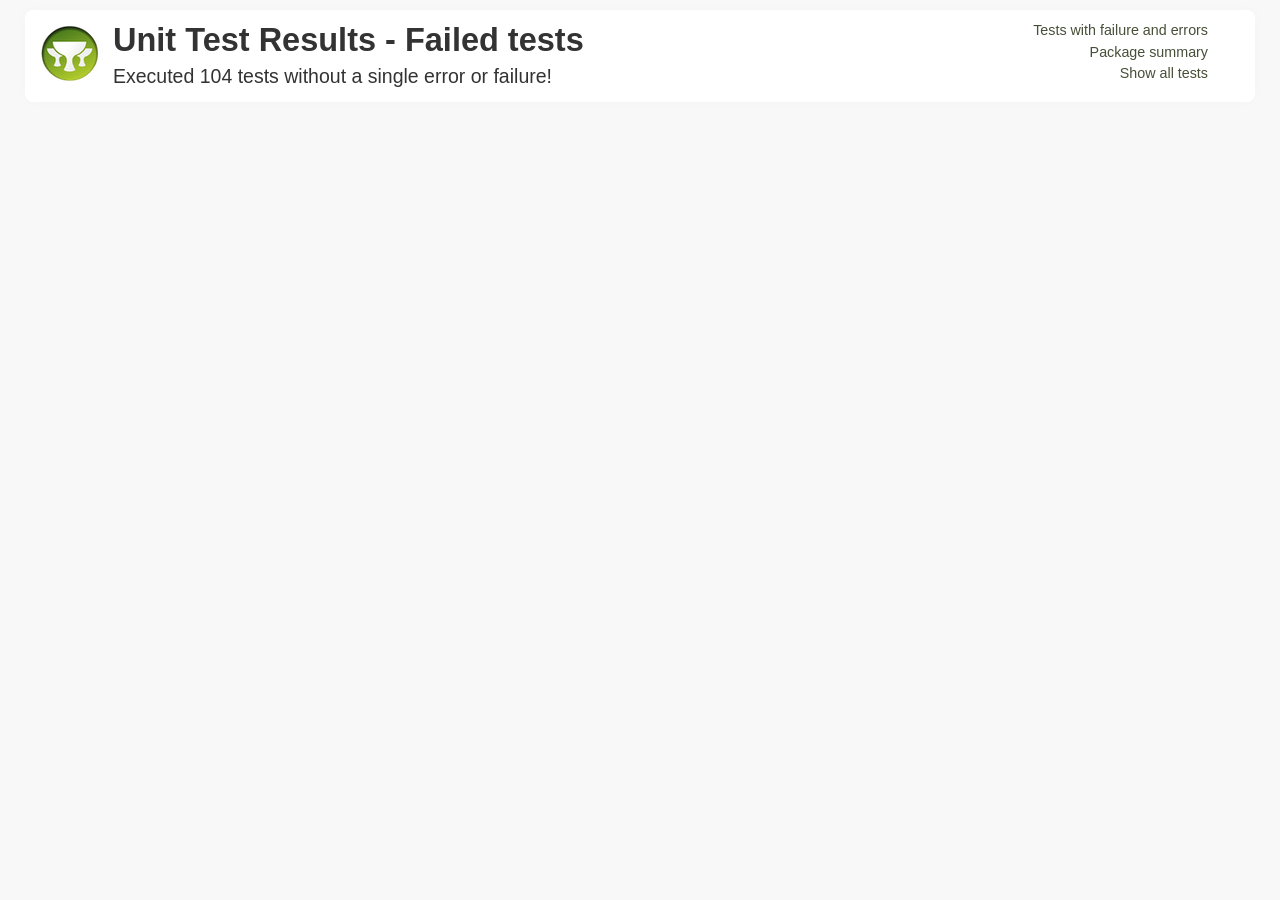
<file: target/test-reports/html/failed.html>
<!DOCTYPE html><html xmlns:lxslt="http://xml.apache.org/xslt" xmlns:stringutils="xalan://org.apache.tools.ant.util.StringUtils">
<head>
<META http-equiv="Content-Type" content="text/html; charset=utf-8">
<title>
        Unit Test Results
     - Failed tests</title>
<link href="stylesheet.css" rel="stylesheet" type="text/css">
</head>
<body>
<div id="report" class="container container_8">
<div class="grid_6 alpha">
<div class="grailslogo"></div>
<h1>
        Unit Test Results
     - Failed tests</h1>
<p class="intro">
                        Executed
                        104
                        tests
                    
                        without a single error or failure!
                    </p>
</div>
<div class="grid_2 omega">
<nav id="navigationlinks">
<p>
<a href="failed.html">
                    Tests with failure and errors
                </a>
</p>
<p>
<a href="index.html">
                    Package summary
                </a>
</p>
<p>
<a href="all.html">
                    Show all tests
                </a>
</p>
</nav>
</div>
<div class="clear"></div>
<div class="clear"></div>
</div>
<!--
            Parses JUnit output and associates it with the corresponding test case
        -->
<script language="javascript">


/**
 * The JUnit report format is incredibly stuipd in the
 * sense that it accumulates output from all test methods
 * into a single xml node.
 */
(function() {

    var outputElements = findOutputElements();
    for (var i in outputElements) {
        var outputElement = outputElements[i];
        var textOutput = outputElement.element.firstChild.nodeValue;
        var header = outputElement.getHeader();
        appendTestMethodOutput(textOutput, header);
    }

    function findOutputElements() {
        var outputElements = [];
        var preElements = document.getElementsByTagName("pre");
        for (var i in preElements) {
            var preElement = preElements[i];
            var className = preElement.className || "";
            if (className.indexOf("stdout") >= 0) {
                var outputElement = new OutputElement(preElement, "output");
                outputElements.push(outputElement);
            } else if (className.indexOf("syserr") >= 0) {
                var outputElement = new OutputElement(preElement, "error");
                outputElements.push(outputElement);
            }
        }

        return outputElements;
    }

    function OutputElement(element, type) {
        this.element = element;
        this.type = type;

        this.getHeader = function() {
            if (type === "output") {
                return "System output";
            } else if ("error") {
                return "System error";
            }
        }
    }

    function appendTestMethodOutput(text, header) {
        var testOutput = new TestMethodOutput(header);

        var lines = text.split(/\r\n|\r|\n/);
        for (var i in lines) {
            var line = lines[i];
            var matches = line.match(/^--Output from (.*)--$/);
            if (matches !== null && matches.length == 2) {
                testOutput.flushToDom();
                testOutput.testName = matches[1];
            } else {
                testOutput.addLine(line);
            }
        }

        testOutput.flushToDom();
    }

    function TestMethodOutput(header) {
        this.header = header;
        this.testName = undefined;
        this.buffer = "";

        this.addLine = function(line) {
            this.buffer += line + "\n";
        }

        this.flushToDom = function() {
            if (this.testName !== undefined) {
                var domNode = getTestcaseElementByName(this.testName);
                if (domNode !== undefined && trimString(this.buffer).length > 0) {
                    this.appendTo(domNode);
                }

                this.reset();
            }
        }

        this.appendTo = function(domNode) {
            var node = document.createElement("div");
            node.innerHTML = '<p><b class="message">' + header + '</b></p>';

            var preNode = document.createElement("pre");
            preNode.appendChild(document.createTextNode(this.buffer));
            node.appendChild(preNode);

            var outputContainer = findElementByTagClassAndParent("div", "outputinfo", domNode);
            outputContainer.appendChild(node);
        }

        this.reset = function() {
            this.methodName = undefined;
            this.buffer = "";
        }
    }

    function getTestcaseElementByName(name) {
        var divElements = document.getElementsByTagName("div");
        var elementCount = divElements.length;
        for (var i=0; i<elementCount; i++) {
            var el = divElements[i];
            if (el.getAttribute("data-name") === name) {
                return el;
            }
        }
    }

    function findElementByTagClassAndParent(tagName, className, parentNode) {
        var elements = parentNode.getElementsByTagName(tagName);
        for (var i in elements) {
            var element = elements[i];

            // Not 100% correct, but good enough here
            if (element.className !== undefined && element.className.indexOf(className) >= 0) {
                return element;
            }
        }
    }

    function trimString(str) {
        return str.replace(/^\s\s*/, '').replace(/\s\s*$/, '');
    }

})();

        </script>
</body>
</html>
</file>
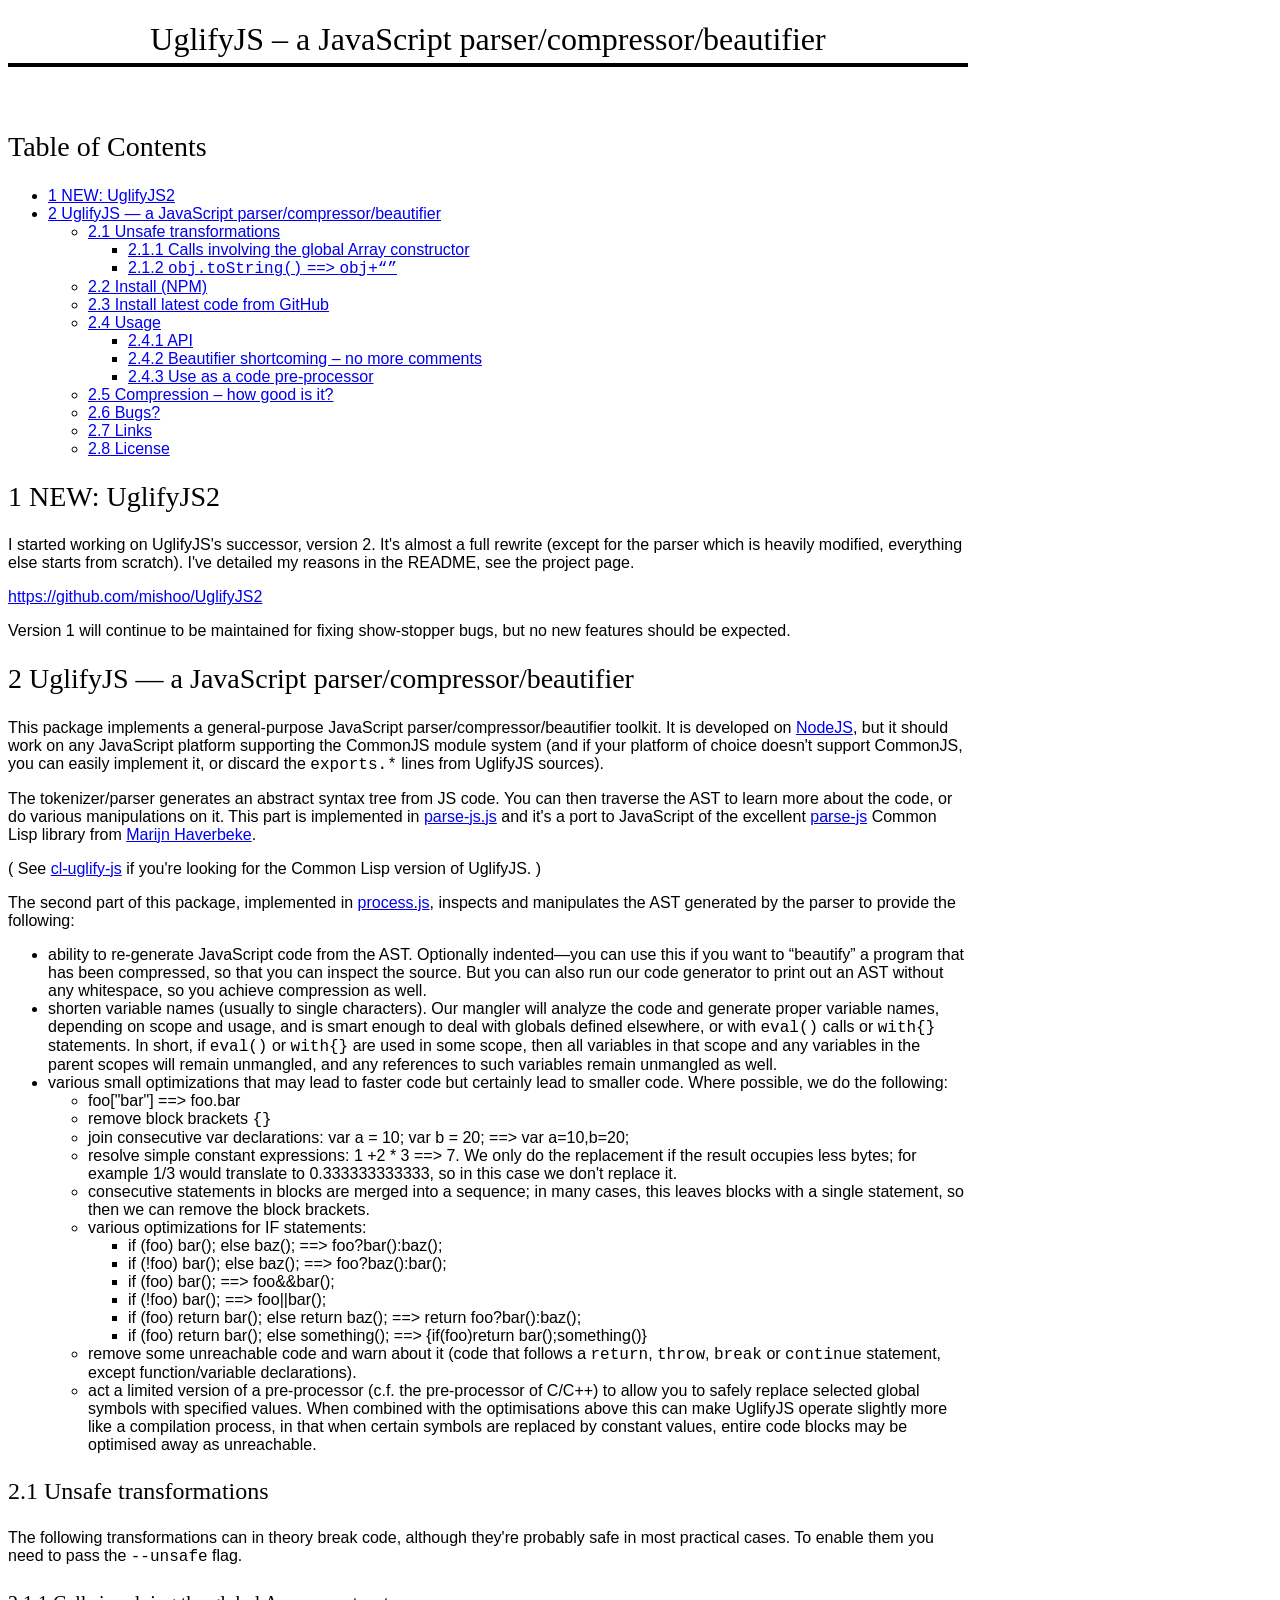
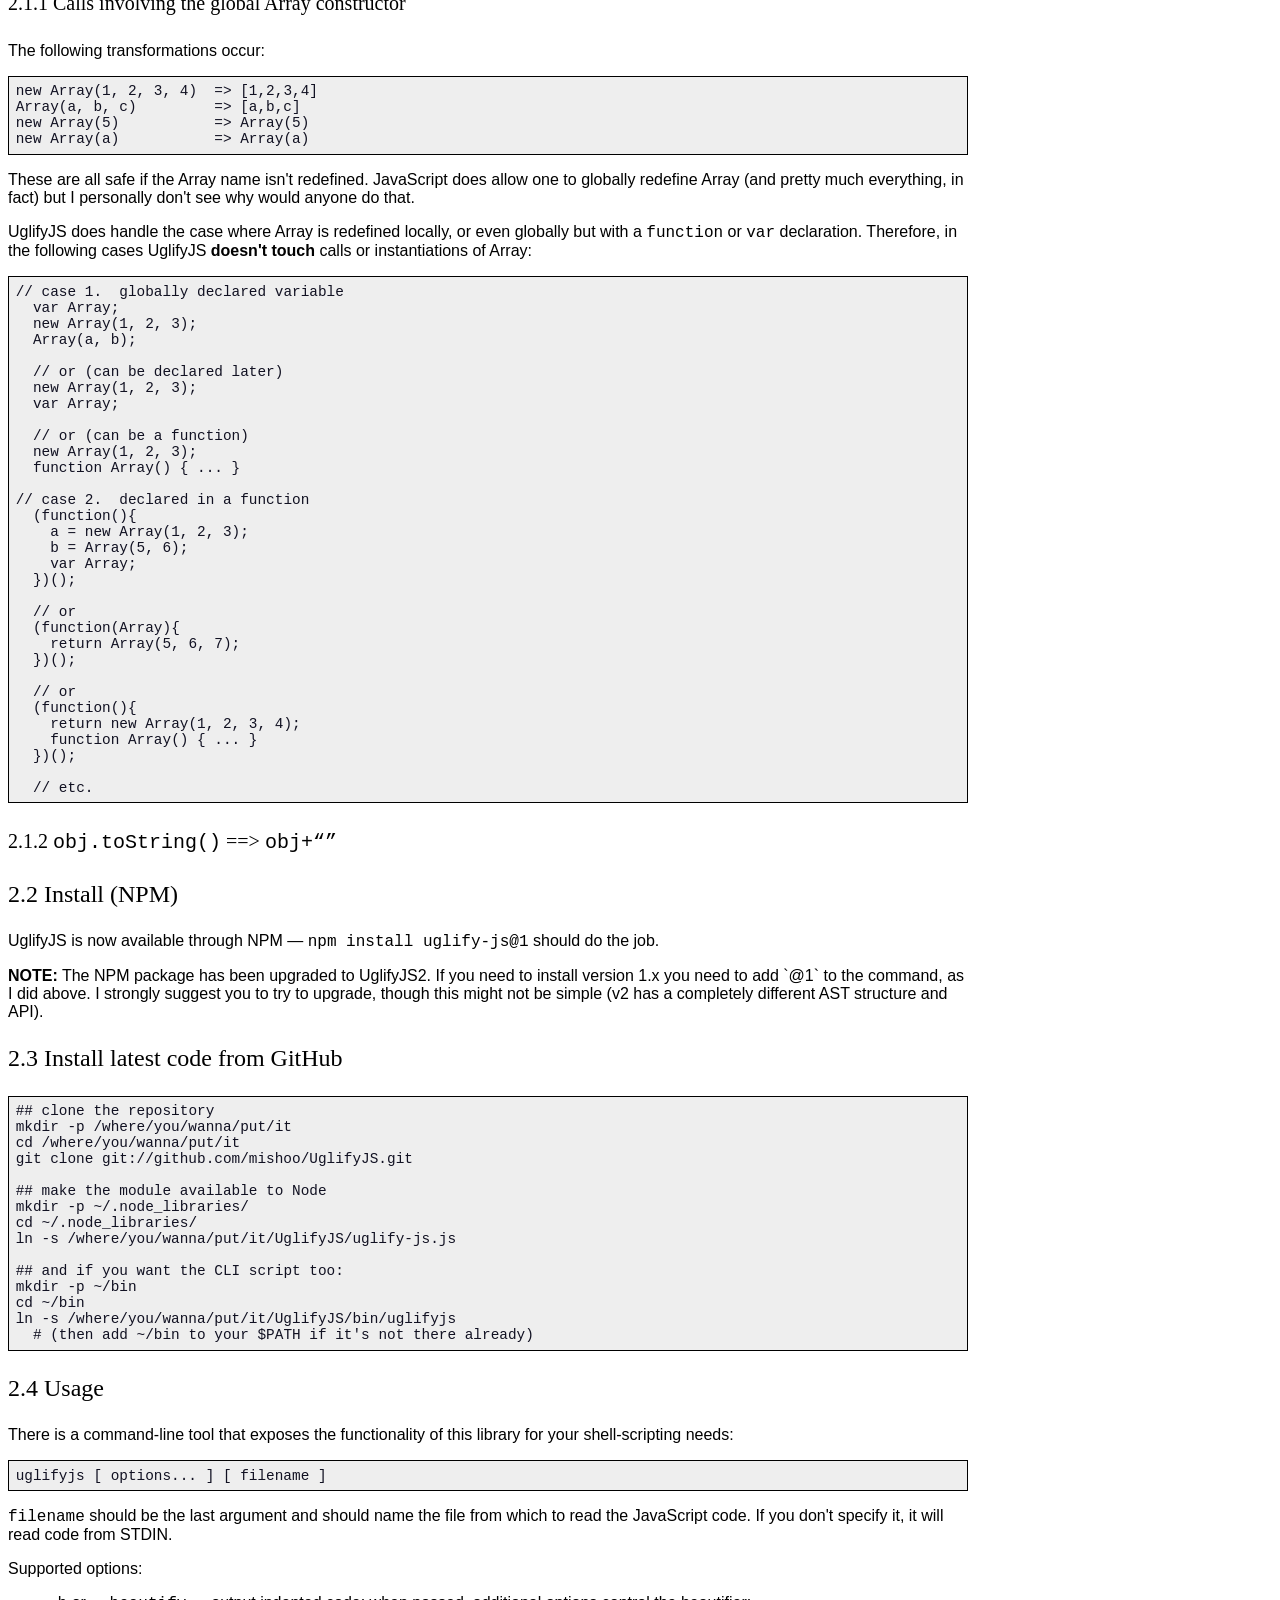
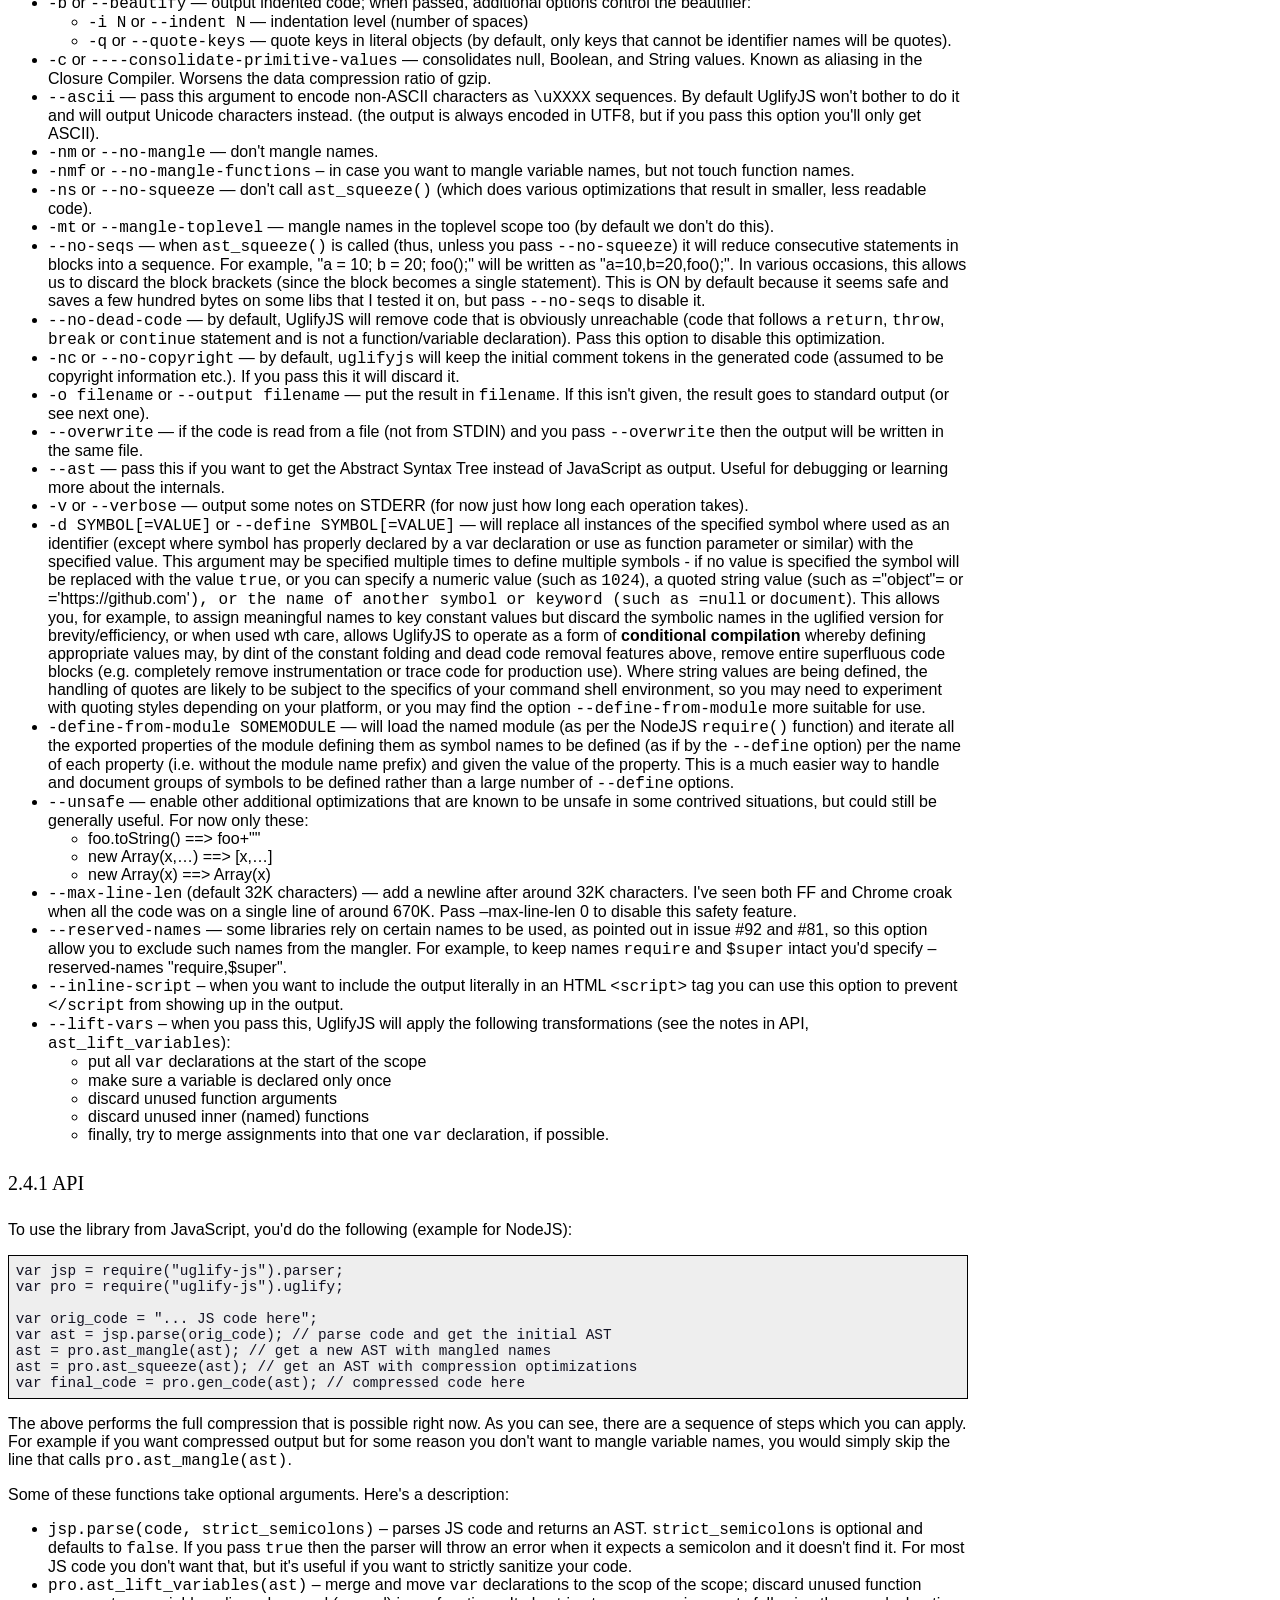
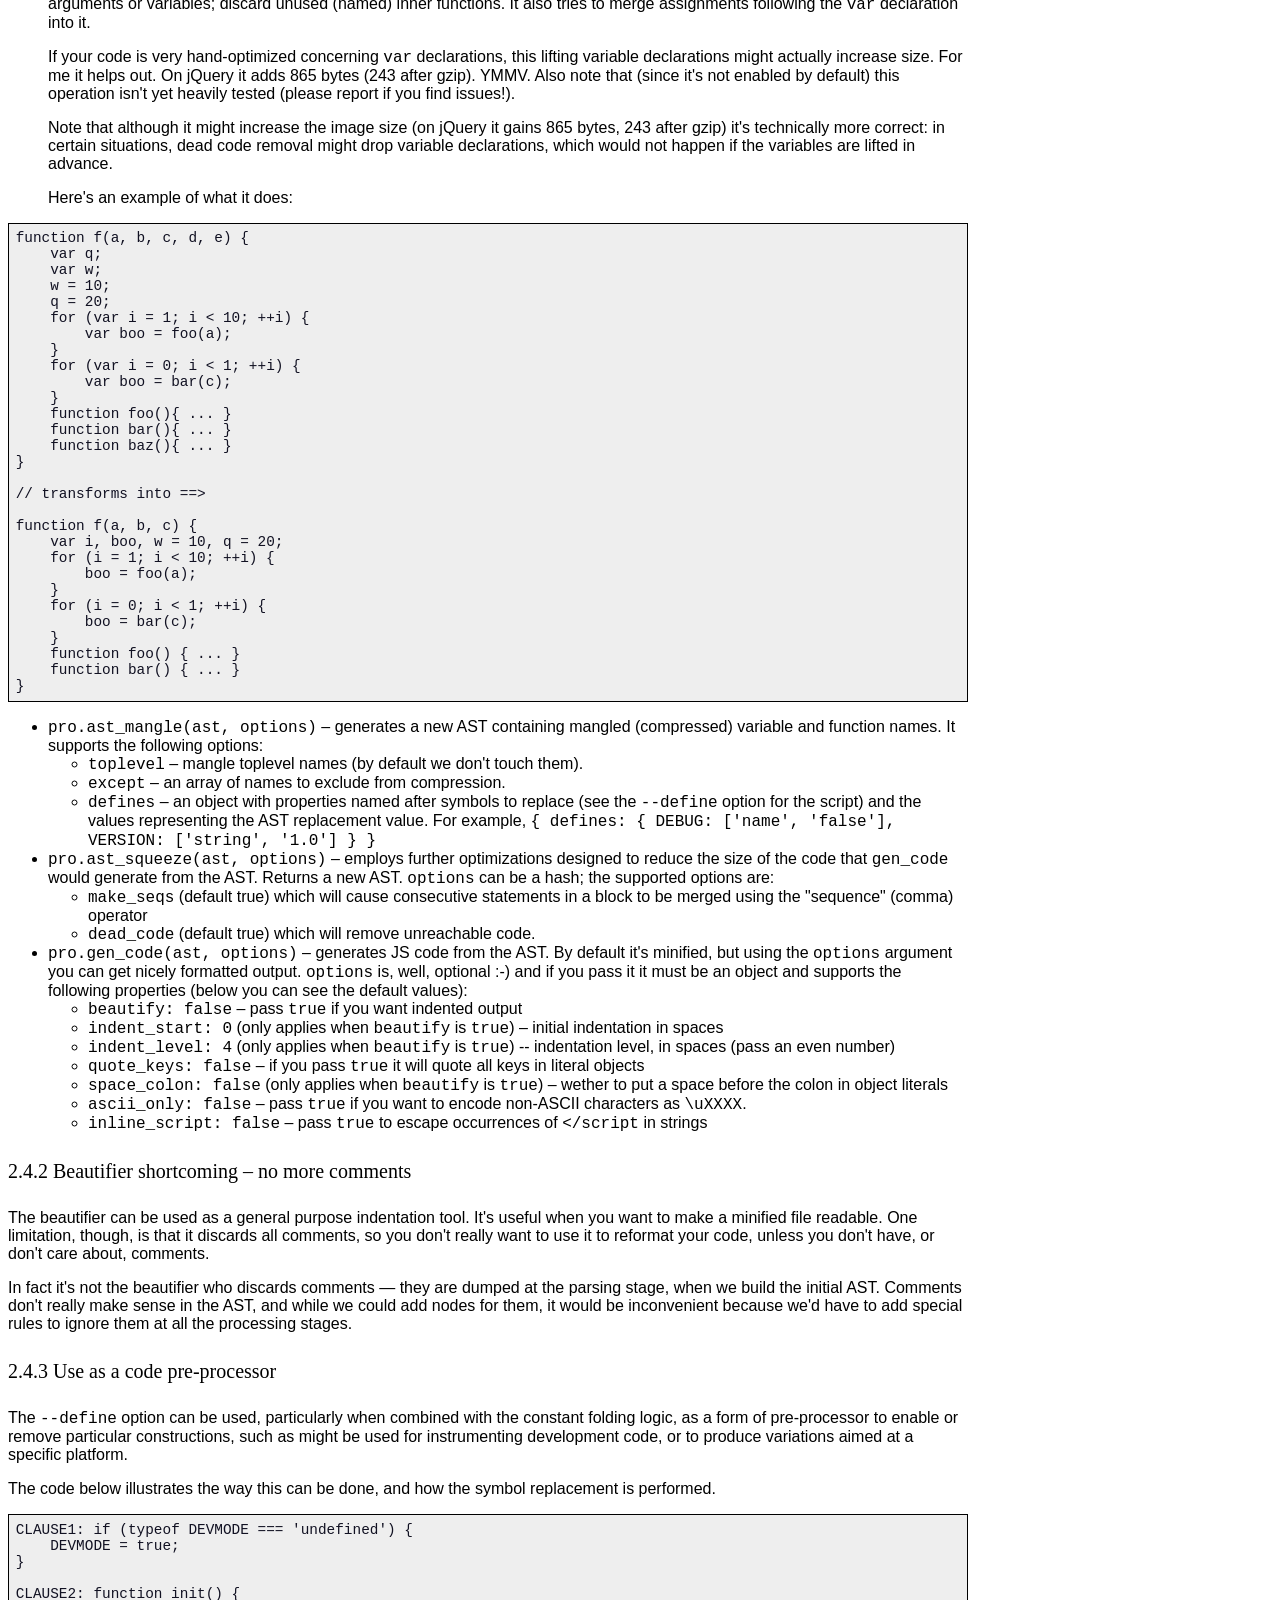
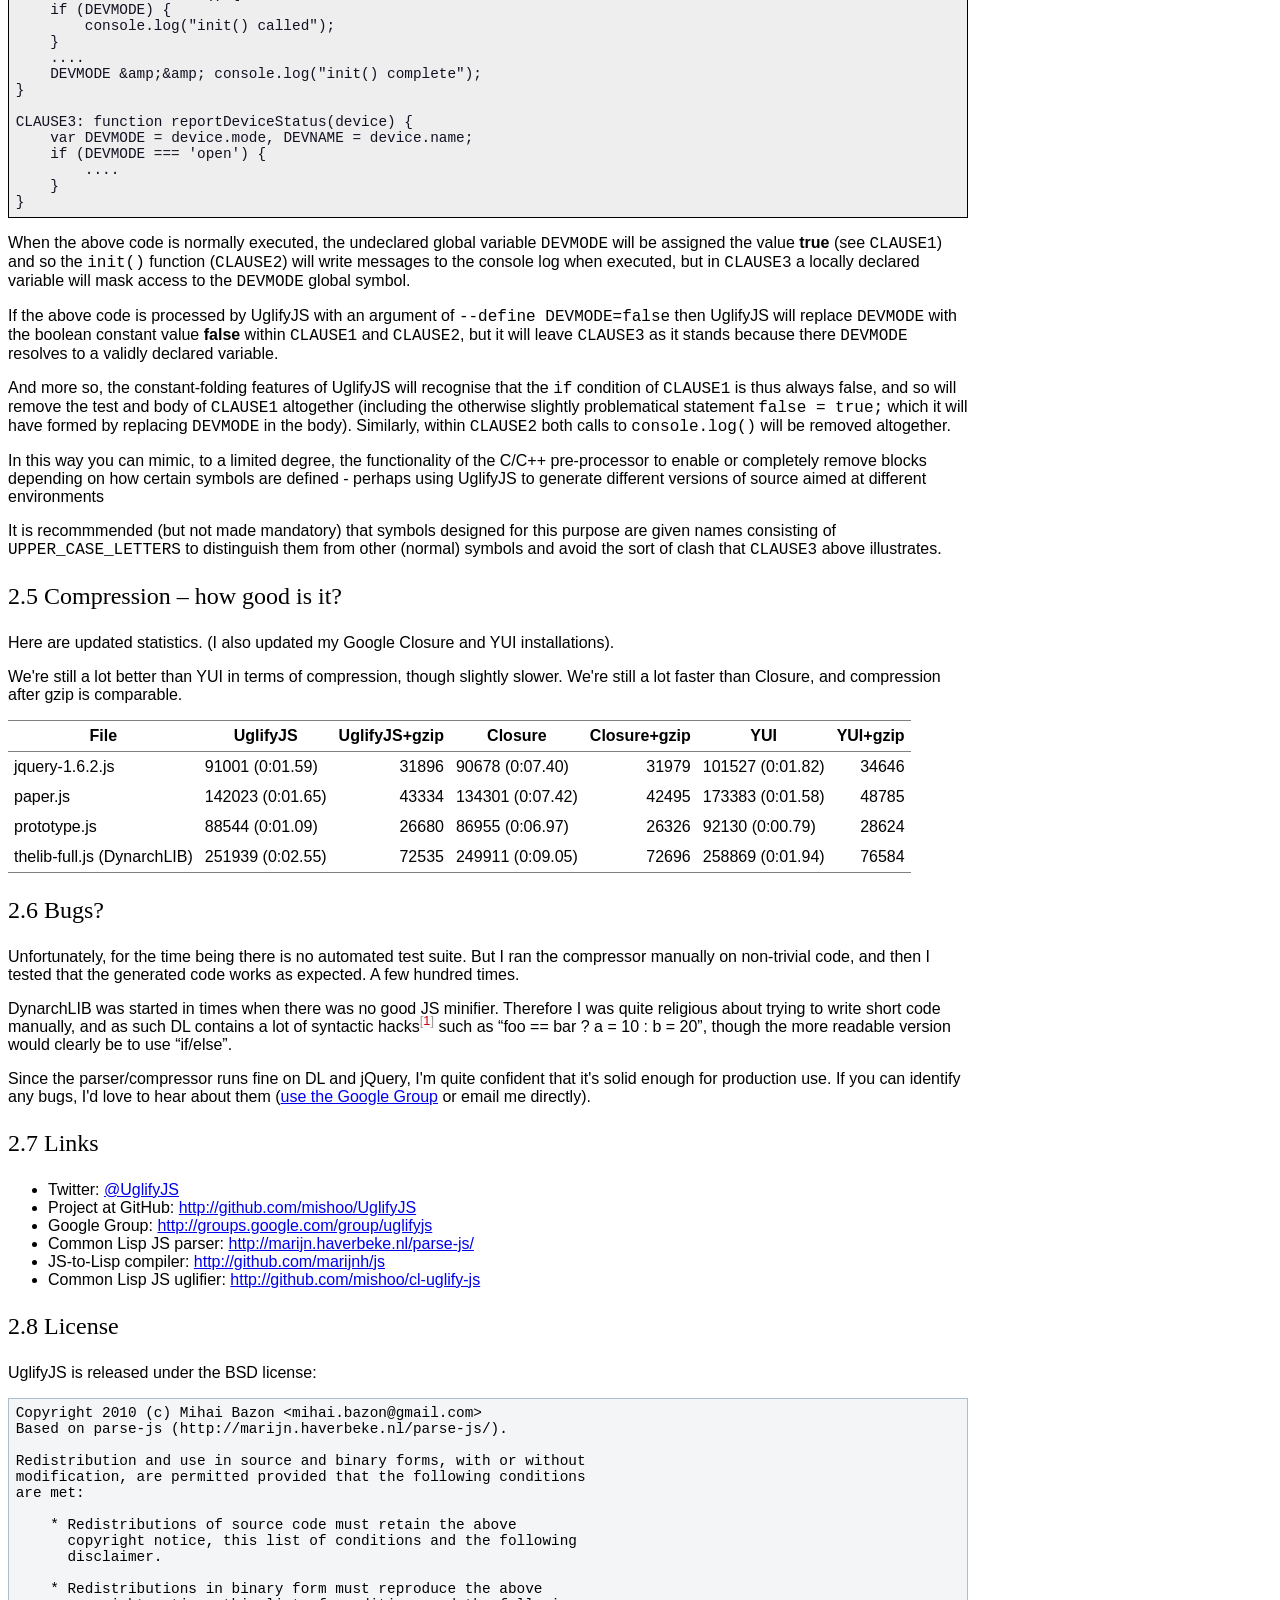
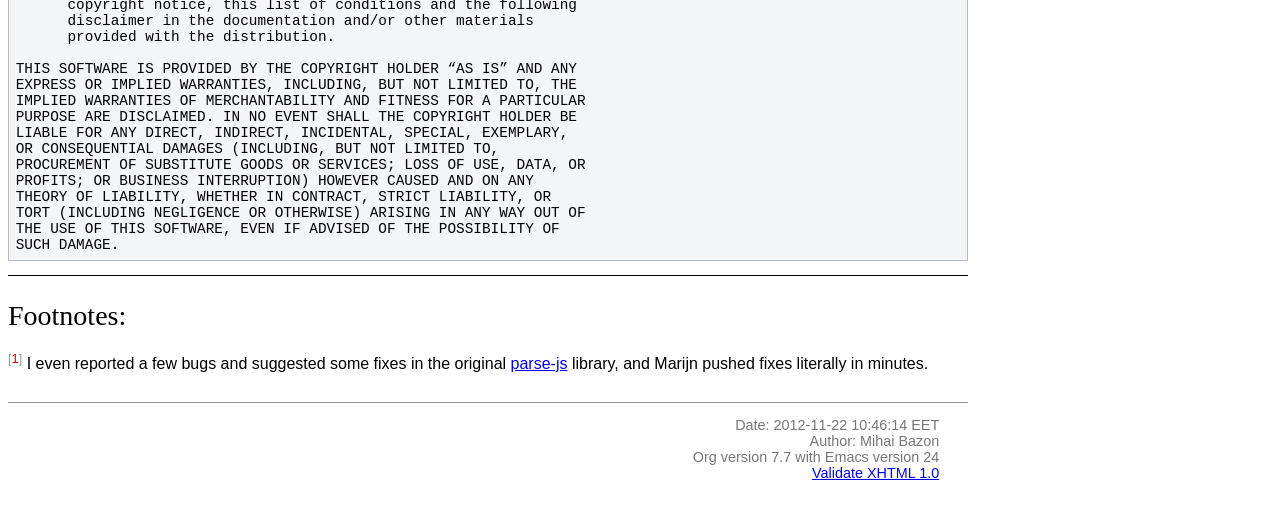
<file: target/work/resources/uglifyjs/README.html>
<?xml version="1.0" encoding="utf-8"?>
<!DOCTYPE html PUBLIC "-//W3C//DTD XHTML 1.0 Strict//EN"
               "http://www.w3.org/TR/xhtml1/DTD/xhtml1-strict.dtd">
<html xmlns="http://www.w3.org/1999/xhtml"
lang="en" xml:lang="en">
<head>
<title>UglifyJS &ndash; a JavaScript parser/compressor/beautifier</title>
<meta http-equiv="Content-Type" content="text/html;charset=utf-8"/>
<meta name="generator" content="Org-mode"/>
<meta name="generated" content="2012-11-22 10:46:14 EET"/>
<meta name="author" content="Mihai Bazon"/>
<meta name="description" content="a JavaScript parser/compressor/beautifier in JavaScript"/>
<meta name="keywords" content="javascript, js, parser, compiler, compressor, mangle, minify, minifier"/>
<style type="text/css">
 <!--/*--><![CDATA[/*><!--*/
  html { font-family: Times, serif; font-size: 12pt; }
  .title  { text-align: center; }
  .todo   { color: red; }
  .done   { color: green; }
  .tag    { background-color: #add8e6; font-weight:normal }
  .target { }
  .timestamp { color: #bebebe; }
  .timestamp-kwd { color: #5f9ea0; }
  .right  {margin-left:auto; margin-right:0px;  text-align:right;}
  .left   {margin-left:0px;  margin-right:auto; text-align:left;}
  .center {margin-left:auto; margin-right:auto; text-align:center;}
  p.verse { margin-left: 3% }
  pre {
	border: 1pt solid #AEBDCC;
	background-color: #F3F5F7;
	padding: 5pt;
	font-family: courier, monospace;
        font-size: 90%;
        overflow:auto;
  }
  table { border-collapse: collapse; }
  td, th { vertical-align: top;  }
  th.right  { text-align:center;  }
  th.left   { text-align:center;   }
  th.center { text-align:center; }
  td.right  { text-align:right;  }
  td.left   { text-align:left;   }
  td.center { text-align:center; }
  dt { font-weight: bold; }
  div.figure { padding: 0.5em; }
  div.figure p { text-align: center; }
  div.inlinetask {
    padding:10px;
    border:2px solid gray;
    margin:10px;
    background: #ffffcc;
  }
  textarea { overflow-x: auto; }
  .linenr { font-size:smaller }
  .code-highlighted {background-color:#ffff00;}
  .org-info-js_info-navigation { border-style:none; }
  #org-info-js_console-label { font-size:10px; font-weight:bold;
                               white-space:nowrap; }
  .org-info-js_search-highlight {background-color:#ffff00; color:#000000;
                                 font-weight:bold; }
  /*]]>*/-->
</style>
<link rel="stylesheet" type="text/css" href="docstyle.css" />
<script type="text/javascript">
<!--/*--><![CDATA[/*><!--*/
 function CodeHighlightOn(elem, id)
 {
   var target = document.getElementById(id);
   if(null != target) {
     elem.cacheClassElem = elem.className;
     elem.cacheClassTarget = target.className;
     target.className = "code-highlighted";
     elem.className   = "code-highlighted";
   }
 }
 function CodeHighlightOff(elem, id)
 {
   var target = document.getElementById(id);
   if(elem.cacheClassElem)
     elem.className = elem.cacheClassElem;
   if(elem.cacheClassTarget)
     target.className = elem.cacheClassTarget;
 }
/*]]>*///-->
</script>

</head>
<body>

<div id="preamble">

</div>

<div id="content">
<h1 class="title">UglifyJS &ndash; a JavaScript parser/compressor/beautifier</h1>


<div id="table-of-contents">
<h2>Table of Contents</h2>
<div id="text-table-of-contents">
<ul>
<li><a href="#sec-1">1 NEW: UglifyJS2 </a></li>
<li><a href="#sec-2">2 UglifyJS &mdash; a JavaScript parser/compressor/beautifier </a>
<ul>
<li><a href="#sec-2-1">2.1 Unsafe transformations </a>
<ul>
<li><a href="#sec-2-1-1">2.1.1 Calls involving the global Array constructor </a></li>
<li><a href="#sec-2-1-2">2.1.2 <code>obj.toString()</code> ==&gt; <code>obj+“”</code> </a></li>
</ul>
</li>
<li><a href="#sec-2-2">2.2 Install (NPM) </a></li>
<li><a href="#sec-2-3">2.3 Install latest code from GitHub </a></li>
<li><a href="#sec-2-4">2.4 Usage </a>
<ul>
<li><a href="#sec-2-4-1">2.4.1 API </a></li>
<li><a href="#sec-2-4-2">2.4.2 Beautifier shortcoming &ndash; no more comments </a></li>
<li><a href="#sec-2-4-3">2.4.3 Use as a code pre-processor </a></li>
</ul>
</li>
<li><a href="#sec-2-5">2.5 Compression &ndash; how good is it? </a></li>
<li><a href="#sec-2-6">2.6 Bugs? </a></li>
<li><a href="#sec-2-7">2.7 Links </a></li>
<li><a href="#sec-2-8">2.8 License </a></li>
</ul>
</li>
</ul>
</div>
</div>

<div id="outline-container-1" class="outline-2">
<h2 id="sec-1"><span class="section-number-2">1</span> NEW: UglifyJS2 </h2>
<div class="outline-text-2" id="text-1">


<p>
I started working on UglifyJS's successor, version 2.  It's almost a full
rewrite (except for the parser which is heavily modified, everything else
starts from scratch).  I've detailed my reasons in the README, see the
project page.
</p>
<p>
<a href="https://github.com/mishoo/UglifyJS2">https://github.com/mishoo/UglifyJS2</a>
</p>
<p>
Version 1 will continue to be maintained for fixing show-stopper bugs, but
no new features should be expected.
</p>
</div>

</div>

<div id="outline-container-2" class="outline-2">
<h2 id="sec-2"><span class="section-number-2">2</span> UglifyJS &mdash; a JavaScript parser/compressor/beautifier </h2>
<div class="outline-text-2" id="text-2">


<p>
This package implements a general-purpose JavaScript
parser/compressor/beautifier toolkit.  It is developed on <a href="http://nodejs.org/">NodeJS</a>, but it
should work on any JavaScript platform supporting the CommonJS module system
(and if your platform of choice doesn't support CommonJS, you can easily
implement it, or discard the <code>exports.*</code> lines from UglifyJS sources).
</p>
<p>
The tokenizer/parser generates an abstract syntax tree from JS code.  You
can then traverse the AST to learn more about the code, or do various
manipulations on it.  This part is implemented in <a href="../lib/parse-js.js">parse-js.js</a> and it's a
port to JavaScript of the excellent <a href="http://marijn.haverbeke.nl/parse-js/">parse-js</a> Common Lisp library from <a href="http://marijn.haverbeke.nl/">Marijn Haverbeke</a>.
</p>
<p>
( See <a href="http://github.com/mishoo/cl-uglify-js">cl-uglify-js</a> if you're looking for the Common Lisp version of
UglifyJS. )
</p>
<p>
The second part of this package, implemented in <a href="../lib/process.js">process.js</a>, inspects and
manipulates the AST generated by the parser to provide the following:
</p>
<ul>
<li>ability to re-generate JavaScript code from the AST.  Optionally
  indented&mdash;you can use this if you want to “beautify” a program that has
  been compressed, so that you can inspect the source.  But you can also run
  our code generator to print out an AST without any whitespace, so you
  achieve compression as well.

</li>
<li>shorten variable names (usually to single characters).  Our mangler will
  analyze the code and generate proper variable names, depending on scope
  and usage, and is smart enough to deal with globals defined elsewhere, or
  with <code>eval()</code> calls or <code>with{}</code> statements.  In short, if <code>eval()</code> or
  <code>with{}</code> are used in some scope, then all variables in that scope and any
  variables in the parent scopes will remain unmangled, and any references
  to such variables remain unmangled as well.

</li>
<li>various small optimizations that may lead to faster code but certainly
  lead to smaller code.  Where possible, we do the following:

<ul>
<li>foo["bar"]  ==&gt;  foo.bar

</li>
<li>remove block brackets <code>{}</code>

</li>
<li>join consecutive var declarations:
    var a = 10; var b = 20; ==&gt; var a=10,b=20;

</li>
<li>resolve simple constant expressions: 1 +2 * 3 ==&gt; 7.  We only do the
    replacement if the result occupies less bytes; for example 1/3 would
    translate to 0.333333333333, so in this case we don't replace it.

</li>
<li>consecutive statements in blocks are merged into a sequence; in many
    cases, this leaves blocks with a single statement, so then we can remove
    the block brackets.

</li>
<li>various optimizations for IF statements:

<ul>
<li>if (foo) bar(); else baz(); ==&gt; foo?bar():baz();
</li>
<li>if (!foo) bar(); else baz(); ==&gt; foo?baz():bar();
</li>
<li>if (foo) bar(); ==&gt; foo&amp;&amp;bar();
</li>
<li>if (!foo) bar(); ==&gt; foo||bar();
</li>
<li>if (foo) return bar(); else return baz(); ==&gt; return foo?bar():baz();
</li>
<li>if (foo) return bar(); else something(); ==&gt; {if(foo)return bar();something()}

</li>
</ul>

</li>
<li>remove some unreachable code and warn about it (code that follows a
    <code>return</code>, <code>throw</code>, <code>break</code> or <code>continue</code> statement, except
    function/variable declarations).

</li>
<li>act a limited version of a pre-processor (c.f. the pre-processor of
    C/C++) to allow you to safely replace selected global symbols with
    specified values.  When combined with the optimisations above this can
    make UglifyJS operate slightly more like a compilation process, in
    that when certain symbols are replaced by constant values, entire code
    blocks may be optimised away as unreachable.
</li>
</ul>

</li>
</ul>



</div>

<div id="outline-container-2-1" class="outline-3">
<h3 id="sec-2-1"><span class="section-number-3">2.1</span> <span class="target">Unsafe transformations</span>  </h3>
<div class="outline-text-3" id="text-2-1">


<p>
The following transformations can in theory break code, although they're
probably safe in most practical cases.  To enable them you need to pass the
<code>--unsafe</code> flag.
</p>

</div>

<div id="outline-container-2-1-1" class="outline-4">
<h4 id="sec-2-1-1"><span class="section-number-4">2.1.1</span> Calls involving the global Array constructor </h4>
<div class="outline-text-4" id="text-2-1-1">


<p>
The following transformations occur:
</p>



<pre class="src src-js"><span class="org-keyword">new</span> <span class="org-type">Array</span>(1, 2, 3, 4)  =&gt; [1,2,3,4]
Array(a, b, c)         =&gt; [a,b,c]
<span class="org-keyword">new</span> <span class="org-type">Array</span>(5)           =&gt; Array(5)
<span class="org-keyword">new</span> <span class="org-type">Array</span>(a)           =&gt; Array(a)
</pre>


<p>
These are all safe if the Array name isn't redefined.  JavaScript does allow
one to globally redefine Array (and pretty much everything, in fact) but I
personally don't see why would anyone do that.
</p>
<p>
UglifyJS does handle the case where Array is redefined locally, or even
globally but with a <code>function</code> or <code>var</code> declaration.  Therefore, in the
following cases UglifyJS <b>doesn't touch</b> calls or instantiations of Array:
</p>



<pre class="src src-js"><span class="org-comment-delimiter">// </span><span class="org-comment">case 1.  globally declared variable</span>
  <span class="org-keyword">var</span> <span class="org-variable-name">Array</span>;
  <span class="org-keyword">new</span> <span class="org-type">Array</span>(1, 2, 3);
  Array(a, b);

  <span class="org-comment-delimiter">// </span><span class="org-comment">or (can be declared later)</span>
  <span class="org-keyword">new</span> <span class="org-type">Array</span>(1, 2, 3);
  <span class="org-keyword">var</span> <span class="org-variable-name">Array</span>;

  <span class="org-comment-delimiter">// </span><span class="org-comment">or (can be a function)</span>
  <span class="org-keyword">new</span> <span class="org-type">Array</span>(1, 2, 3);
  <span class="org-keyword">function</span> <span class="org-function-name">Array</span>() { ... }

<span class="org-comment-delimiter">// </span><span class="org-comment">case 2.  declared in a function</span>
  (<span class="org-keyword">function</span>(){
    a = <span class="org-keyword">new</span> <span class="org-type">Array</span>(1, 2, 3);
    b = Array(5, 6);
    <span class="org-keyword">var</span> <span class="org-variable-name">Array</span>;
  })();

  <span class="org-comment-delimiter">// </span><span class="org-comment">or</span>
  (<span class="org-keyword">function</span>(<span class="org-variable-name">Array</span>){
    <span class="org-keyword">return</span> Array(5, 6, 7);
  })();

  <span class="org-comment-delimiter">// </span><span class="org-comment">or</span>
  (<span class="org-keyword">function</span>(){
    <span class="org-keyword">return</span> <span class="org-keyword">new</span> <span class="org-type">Array</span>(1, 2, 3, 4);
    <span class="org-keyword">function</span> <span class="org-function-name">Array</span>() { ... }
  })();

  <span class="org-comment-delimiter">// </span><span class="org-comment">etc.</span>
</pre>


</div>

</div>

<div id="outline-container-2-1-2" class="outline-4">
<h4 id="sec-2-1-2"><span class="section-number-4">2.1.2</span> <code>obj.toString()</code> ==&gt; <code>obj+“”</code> </h4>
<div class="outline-text-4" id="text-2-1-2">


</div>
</div>

</div>

<div id="outline-container-2-2" class="outline-3">
<h3 id="sec-2-2"><span class="section-number-3">2.2</span> Install (NPM) </h3>
<div class="outline-text-3" id="text-2-2">


<p>
UglifyJS is now available through NPM &mdash; <code>npm install uglify-js@1</code> should
do the job.
</p>
<p>
<b>NOTE:</b> The NPM package has been upgraded to UglifyJS2.  If you need to
install version 1.x you need to add `@1` to the command, as I did above.  I
strongly suggest you to try to upgrade, though this might not be simple (v2
has a completely different AST structure and API).
</p>
</div>

</div>

<div id="outline-container-2-3" class="outline-3">
<h3 id="sec-2-3"><span class="section-number-3">2.3</span> Install latest code from GitHub </h3>
<div class="outline-text-3" id="text-2-3">





<pre class="src src-sh"><span class="org-comment-delimiter">## </span><span class="org-comment">clone the repository</span>
mkdir -p /where/you/wanna/put/it
<span class="org-builtin">cd</span> /where/you/wanna/put/it
git clone git://github.com/mishoo/UglifyJS.git

<span class="org-comment-delimiter">## </span><span class="org-comment">make the module available to Node</span>
mkdir -p ~/.node_libraries/
<span class="org-builtin">cd</span> ~/.node_libraries/
ln -s /where/you/wanna/put/it/UglifyJS/uglify-js.js

<span class="org-comment-delimiter">## </span><span class="org-comment">and if you want the CLI script too:</span>
mkdir -p ~/bin
<span class="org-builtin">cd</span> ~/bin
ln -s /where/you/wanna/put/it/UglifyJS/bin/uglifyjs
  <span class="org-comment-delimiter"># </span><span class="org-comment">(then add ~/bin to your $PATH if it's not there already)</span>
</pre>


</div>

</div>

<div id="outline-container-2-4" class="outline-3">
<h3 id="sec-2-4"><span class="section-number-3">2.4</span> Usage </h3>
<div class="outline-text-3" id="text-2-4">


<p>
There is a command-line tool that exposes the functionality of this library
for your shell-scripting needs:
</p>



<pre class="src src-sh">uglifyjs [ options... ] [ filename ]
</pre>


<p>
<code>filename</code> should be the last argument and should name the file from which
to read the JavaScript code.  If you don't specify it, it will read code
from STDIN.
</p>
<p>
Supported options:
</p>
<ul>
<li><code>-b</code> or <code>--beautify</code> &mdash; output indented code; when passed, additional
  options control the beautifier:

<ul>
<li><code>-i N</code> or <code>--indent N</code> &mdash; indentation level (number of spaces)

</li>
<li><code>-q</code> or <code>--quote-keys</code> &mdash; quote keys in literal objects (by default,
    only keys that cannot be identifier names will be quotes).

</li>
</ul>

</li>
<li><code>-c</code> or <code>----consolidate-primitive-values</code> &mdash; consolidates null, Boolean,
  and String values. Known as aliasing in the Closure Compiler. Worsens the
  data compression ratio of gzip.

</li>
<li><code>--ascii</code> &mdash; pass this argument to encode non-ASCII characters as
  <code>\uXXXX</code> sequences.  By default UglifyJS won't bother to do it and will
  output Unicode characters instead.  (the output is always encoded in UTF8,
  but if you pass this option you'll only get ASCII).

</li>
<li><code>-nm</code> or <code>--no-mangle</code> &mdash; don't mangle names.

</li>
<li><code>-nmf</code> or <code>--no-mangle-functions</code> &ndash; in case you want to mangle variable
  names, but not touch function names.

</li>
<li><code>-ns</code> or <code>--no-squeeze</code> &mdash; don't call <code>ast_squeeze()</code> (which does various
  optimizations that result in smaller, less readable code).

</li>
<li><code>-mt</code> or <code>--mangle-toplevel</code> &mdash; mangle names in the toplevel scope too
  (by default we don't do this).

</li>
<li><code>--no-seqs</code> &mdash; when <code>ast_squeeze()</code> is called (thus, unless you pass
  <code>--no-squeeze</code>) it will reduce consecutive statements in blocks into a
  sequence.  For example, "a = 10; b = 20; foo();" will be written as
  "a=10,b=20,foo();".  In various occasions, this allows us to discard the
  block brackets (since the block becomes a single statement).  This is ON
  by default because it seems safe and saves a few hundred bytes on some
  libs that I tested it on, but pass <code>--no-seqs</code> to disable it.

</li>
<li><code>--no-dead-code</code> &mdash; by default, UglifyJS will remove code that is
  obviously unreachable (code that follows a <code>return</code>, <code>throw</code>, <code>break</code> or
  <code>continue</code> statement and is not a function/variable declaration).  Pass
  this option to disable this optimization.

</li>
<li><code>-nc</code> or <code>--no-copyright</code> &mdash; by default, <code>uglifyjs</code> will keep the initial
  comment tokens in the generated code (assumed to be copyright information
  etc.).  If you pass this it will discard it.

</li>
<li><code>-o filename</code> or <code>--output filename</code> &mdash; put the result in <code>filename</code>.  If
  this isn't given, the result goes to standard output (or see next one).

</li>
<li><code>--overwrite</code> &mdash; if the code is read from a file (not from STDIN) and you
  pass <code>--overwrite</code> then the output will be written in the same file.

</li>
<li><code>--ast</code> &mdash; pass this if you want to get the Abstract Syntax Tree instead
  of JavaScript as output.  Useful for debugging or learning more about the
  internals.

</li>
<li><code>-v</code> or <code>--verbose</code> &mdash; output some notes on STDERR (for now just how long
  each operation takes).

</li>
<li><code>-d SYMBOL[=VALUE]</code> or <code>--define SYMBOL[=VALUE]</code> &mdash; will replace
  all instances of the specified symbol where used as an identifier
  (except where symbol has properly declared by a var declaration or
  use as function parameter or similar) with the specified value. This
  argument may be specified multiple times to define multiple
  symbols - if no value is specified the symbol will be replaced with
  the value <code>true</code>, or you can specify a numeric value (such as
  <code>1024</code>), a quoted string value (such as ="object"= or
  ='https://github.com'<code>), or the name of another symbol or keyword   (such as =null</code> or <code>document</code>).
  This allows you, for example, to assign meaningful names to key
  constant values but discard the symbolic names in the uglified
  version for brevity/efficiency, or when used wth care, allows
  UglifyJS to operate as a form of <b>conditional compilation</b>
  whereby defining appropriate values may, by dint of the constant
  folding and dead code removal features above, remove entire
  superfluous code blocks (e.g. completely remove instrumentation or
  trace code for production use).
  Where string values are being defined, the handling of quotes are
  likely to be subject to the specifics of your command shell
  environment, so you may need to experiment with quoting styles
  depending on your platform, or you may find the option
  <code>--define-from-module</code> more suitable for use.

</li>
<li><code>-define-from-module SOMEMODULE</code> &mdash; will load the named module (as
  per the NodeJS <code>require()</code> function) and iterate all the exported
  properties of the module defining them as symbol names to be defined
  (as if by the <code>--define</code> option) per the name of each property
  (i.e. without the module name prefix) and given the value of the
  property. This is a much easier way to handle and document groups of
  symbols to be defined rather than a large number of <code>--define</code>
  options.

</li>
<li><code>--unsafe</code> &mdash; enable other additional optimizations that are known to be
  unsafe in some contrived situations, but could still be generally useful.
  For now only these:

<ul>
<li>foo.toString()  ==&gt;  foo+""
</li>
<li>new Array(x,&hellip;)  ==&gt; [x,&hellip;]
</li>
<li>new Array(x) ==&gt; Array(x)

</li>
</ul>

</li>
<li><code>--max-line-len</code> (default 32K characters) &mdash; add a newline after around
  32K characters.  I've seen both FF and Chrome croak when all the code was
  on a single line of around 670K.  Pass &ndash;max-line-len 0 to disable this
  safety feature.

</li>
<li><code>--reserved-names</code> &mdash; some libraries rely on certain names to be used, as
  pointed out in issue #92 and #81, so this option allow you to exclude such
  names from the mangler.  For example, to keep names <code>require</code> and <code>$super</code>
  intact you'd specify &ndash;reserved-names "require,$super".

</li>
<li><code>--inline-script</code> &ndash; when you want to include the output literally in an
  HTML <code>&lt;script&gt;</code> tag you can use this option to prevent <code>&lt;/script</code> from
  showing up in the output.

</li>
<li><code>--lift-vars</code> &ndash; when you pass this, UglifyJS will apply the following
  transformations (see the notes in API, <code>ast_lift_variables</code>):

<ul>
<li>put all <code>var</code> declarations at the start of the scope
</li>
<li>make sure a variable is declared only once
</li>
<li>discard unused function arguments
</li>
<li>discard unused inner (named) functions
</li>
<li>finally, try to merge assignments into that one <code>var</code> declaration, if
    possible.
</li>
</ul>

</li>
</ul>



</div>

<div id="outline-container-2-4-1" class="outline-4">
<h4 id="sec-2-4-1"><span class="section-number-4">2.4.1</span> API </h4>
<div class="outline-text-4" id="text-2-4-1">


<p>
To use the library from JavaScript, you'd do the following (example for
NodeJS):
</p>



<pre class="src src-js"><span class="org-keyword">var</span> <span class="org-variable-name">jsp</span> = require(<span class="org-string">"uglify-js"</span>).parser;
<span class="org-keyword">var</span> <span class="org-variable-name">pro</span> = require(<span class="org-string">"uglify-js"</span>).uglify;

<span class="org-keyword">var</span> <span class="org-variable-name">orig_code</span> = <span class="org-string">"... JS code here"</span>;
<span class="org-keyword">var</span> <span class="org-variable-name">ast</span> = jsp.parse(orig_code); <span class="org-comment-delimiter">// </span><span class="org-comment">parse code and get the initial AST</span>
ast = pro.ast_mangle(ast); <span class="org-comment-delimiter">// </span><span class="org-comment">get a new AST with mangled names</span>
ast = pro.ast_squeeze(ast); <span class="org-comment-delimiter">// </span><span class="org-comment">get an AST with compression optimizations</span>
<span class="org-keyword">var</span> <span class="org-variable-name">final_code</span> = pro.gen_code(ast); <span class="org-comment-delimiter">// </span><span class="org-comment">compressed code here</span>
</pre>


<p>
The above performs the full compression that is possible right now.  As you
can see, there are a sequence of steps which you can apply.  For example if
you want compressed output but for some reason you don't want to mangle
variable names, you would simply skip the line that calls
<code>pro.ast_mangle(ast)</code>.
</p>
<p>
Some of these functions take optional arguments.  Here's a description:
</p>
<ul>
<li><code>jsp.parse(code, strict_semicolons)</code> &ndash; parses JS code and returns an AST.
  <code>strict_semicolons</code> is optional and defaults to <code>false</code>.  If you pass
  <code>true</code> then the parser will throw an error when it expects a semicolon and
  it doesn't find it.  For most JS code you don't want that, but it's useful
  if you want to strictly sanitize your code.

</li>
<li><code>pro.ast_lift_variables(ast)</code> &ndash; merge and move <code>var</code> declarations to the
  scop of the scope; discard unused function arguments or variables; discard
  unused (named) inner functions.  It also tries to merge assignments
  following the <code>var</code> declaration into it.

<p>
  If your code is very hand-optimized concerning <code>var</code> declarations, this
  lifting variable declarations might actually increase size.  For me it
  helps out.  On jQuery it adds 865 bytes (243 after gzip).  YMMV.  Also
  note that (since it's not enabled by default) this operation isn't yet
  heavily tested (please report if you find issues!).
</p>
<p>
  Note that although it might increase the image size (on jQuery it gains
  865 bytes, 243 after gzip) it's technically more correct: in certain
  situations, dead code removal might drop variable declarations, which
  would not happen if the variables are lifted in advance.
</p>
<p>
  Here's an example of what it does:
</p></li>
</ul>





<pre class="src src-js"><span class="org-keyword">function</span> <span class="org-function-name">f</span>(<span class="org-variable-name">a</span>, <span class="org-variable-name">b</span>, <span class="org-variable-name">c</span>, <span class="org-variable-name">d</span>, <span class="org-variable-name">e</span>) {
    <span class="org-keyword">var</span> <span class="org-variable-name">q</span>;
    <span class="org-keyword">var</span> <span class="org-variable-name">w</span>;
    w = 10;
    q = 20;
    <span class="org-keyword">for</span> (<span class="org-keyword">var</span> <span class="org-variable-name">i</span> = 1; i &lt; 10; ++i) {
        <span class="org-keyword">var</span> <span class="org-variable-name">boo</span> = foo(a);
    }
    <span class="org-keyword">for</span> (<span class="org-keyword">var</span> <span class="org-variable-name">i</span> = 0; i &lt; 1; ++i) {
        <span class="org-keyword">var</span> <span class="org-variable-name">boo</span> = bar(c);
    }
    <span class="org-keyword">function</span> <span class="org-function-name">foo</span>(){ ... }
    <span class="org-keyword">function</span> <span class="org-function-name">bar</span>(){ ... }
    <span class="org-keyword">function</span> <span class="org-function-name">baz</span>(){ ... }
}

<span class="org-comment-delimiter">// </span><span class="org-comment">transforms into ==&gt;</span>

<span class="org-keyword">function</span> <span class="org-function-name">f</span>(<span class="org-variable-name">a</span>, <span class="org-variable-name">b</span>, <span class="org-variable-name">c</span>) {
    <span class="org-keyword">var</span> <span class="org-variable-name">i</span>, <span class="org-variable-name">boo</span>, <span class="org-variable-name">w</span> = 10, <span class="org-variable-name">q</span> = 20;
    <span class="org-keyword">for</span> (i = 1; i &lt; 10; ++i) {
        boo = foo(a);
    }
    <span class="org-keyword">for</span> (i = 0; i &lt; 1; ++i) {
        boo = bar(c);
    }
    <span class="org-keyword">function</span> <span class="org-function-name">foo</span>() { ... }
    <span class="org-keyword">function</span> <span class="org-function-name">bar</span>() { ... }
}
</pre>


<ul>
<li><code>pro.ast_mangle(ast, options)</code> &ndash; generates a new AST containing mangled
  (compressed) variable and function names.  It supports the following
  options:

<ul>
<li><code>toplevel</code> &ndash; mangle toplevel names (by default we don't touch them).
</li>
<li><code>except</code> &ndash; an array of names to exclude from compression.
</li>
<li><code>defines</code> &ndash; an object with properties named after symbols to
    replace (see the <code>--define</code> option for the script) and the values
    representing the AST replacement value. For example,
    <code>{ defines: { DEBUG: ['name', 'false'], VERSION: ['string', '1.0'] } }</code>

</li>
</ul>

</li>
<li><code>pro.ast_squeeze(ast, options)</code> &ndash; employs further optimizations designed
  to reduce the size of the code that <code>gen_code</code> would generate from the
  AST.  Returns a new AST.  <code>options</code> can be a hash; the supported options
  are:

<ul>
<li><code>make_seqs</code> (default true) which will cause consecutive statements in a
    block to be merged using the "sequence" (comma) operator

</li>
<li><code>dead_code</code> (default true) which will remove unreachable code.

</li>
</ul>

</li>
<li><code>pro.gen_code(ast, options)</code> &ndash; generates JS code from the AST.  By
  default it's minified, but using the <code>options</code> argument you can get nicely
  formatted output.  <code>options</code> is, well, optional :-) and if you pass it it
  must be an object and supports the following properties (below you can see
  the default values):

<ul>
<li><code>beautify: false</code> &ndash; pass <code>true</code> if you want indented output
</li>
<li><code>indent_start: 0</code> (only applies when <code>beautify</code> is <code>true</code>) &ndash; initial
    indentation in spaces
</li>
<li><code>indent_level: 4</code> (only applies when <code>beautify</code> is <code>true</code>) --
    indentation level, in spaces (pass an even number)
</li>
<li><code>quote_keys: false</code> &ndash; if you pass <code>true</code> it will quote all keys in
    literal objects
</li>
<li><code>space_colon: false</code> (only applies when <code>beautify</code> is <code>true</code>) &ndash; wether
    to put a space before the colon in object literals
</li>
<li><code>ascii_only: false</code> &ndash; pass <code>true</code> if you want to encode non-ASCII
    characters as <code>\uXXXX</code>.
</li>
<li><code>inline_script: false</code> &ndash; pass <code>true</code> to escape occurrences of
    <code>&lt;/script</code> in strings
</li>
</ul>

</li>
</ul>


</div>

</div>

<div id="outline-container-2-4-2" class="outline-4">
<h4 id="sec-2-4-2"><span class="section-number-4">2.4.2</span> Beautifier shortcoming &ndash; no more comments </h4>
<div class="outline-text-4" id="text-2-4-2">


<p>
The beautifier can be used as a general purpose indentation tool.  It's
useful when you want to make a minified file readable.  One limitation,
though, is that it discards all comments, so you don't really want to use it
to reformat your code, unless you don't have, or don't care about, comments.
</p>
<p>
In fact it's not the beautifier who discards comments &mdash; they are dumped at
the parsing stage, when we build the initial AST.  Comments don't really
make sense in the AST, and while we could add nodes for them, it would be
inconvenient because we'd have to add special rules to ignore them at all
the processing stages.
</p>
</div>

</div>

<div id="outline-container-2-4-3" class="outline-4">
<h4 id="sec-2-4-3"><span class="section-number-4">2.4.3</span> Use as a code pre-processor </h4>
<div class="outline-text-4" id="text-2-4-3">


<p>
The <code>--define</code> option can be used, particularly when combined with the
constant folding logic, as a form of pre-processor to enable or remove
particular constructions, such as might be used for instrumenting
development code, or to produce variations aimed at a specific
platform.
</p>
<p>
The code below illustrates the way this can be done, and how the
symbol replacement is performed.
</p>



<pre class="src src-js">CLAUSE1: <span class="org-keyword">if</span> (<span class="org-keyword">typeof</span> DEVMODE === <span class="org-string">'undefined'</span>) {
    DEVMODE = <span class="org-constant">true</span>;
}

<span class="org-function-name">CLAUSE2</span>: <span class="org-keyword">function</span> init() {
    <span class="org-keyword">if</span> (DEVMODE) {
        console.log(<span class="org-string">"init() called"</span>);
    }
    ....
    DEVMODE &amp;amp;&amp;amp; console.log(<span class="org-string">"init() complete"</span>);
}

<span class="org-function-name">CLAUSE3</span>: <span class="org-keyword">function</span> reportDeviceStatus(<span class="org-variable-name">device</span>) {
    <span class="org-keyword">var</span> <span class="org-variable-name">DEVMODE</span> = device.mode, <span class="org-variable-name">DEVNAME</span> = device.name;
    <span class="org-keyword">if</span> (DEVMODE === <span class="org-string">'open'</span>) {
        ....
    }
}
</pre>


<p>
When the above code is normally executed, the undeclared global
variable <code>DEVMODE</code> will be assigned the value <b>true</b> (see <code>CLAUSE1</code>)
and so the <code>init()</code> function (<code>CLAUSE2</code>) will write messages to the
console log when executed, but in <code>CLAUSE3</code> a locally declared
variable will mask access to the <code>DEVMODE</code> global symbol.
</p>
<p>
If the above code is processed by UglifyJS with an argument of
<code>--define DEVMODE=false</code> then UglifyJS will replace <code>DEVMODE</code> with the
boolean constant value <b>false</b> within <code>CLAUSE1</code> and <code>CLAUSE2</code>, but it
will leave <code>CLAUSE3</code> as it stands because there <code>DEVMODE</code> resolves to
a validly declared variable.
</p>
<p>
And more so, the constant-folding features of UglifyJS will recognise
that the <code>if</code> condition of <code>CLAUSE1</code> is thus always false, and so will
remove the test and body of <code>CLAUSE1</code> altogether (including the
otherwise slightly problematical statement <code>false = true;</code> which it
will have formed by replacing <code>DEVMODE</code> in the body).  Similarly,
within <code>CLAUSE2</code> both calls to <code>console.log()</code> will be removed
altogether.
</p>
<p>
In this way you can mimic, to a limited degree, the functionality of
the C/C++ pre-processor to enable or completely remove blocks
depending on how certain symbols are defined - perhaps using UglifyJS
to generate different versions of source aimed at different
environments
</p>
<p>
It is recommmended (but not made mandatory) that symbols designed for
this purpose are given names consisting of <code>UPPER_CASE_LETTERS</code> to
distinguish them from other (normal) symbols and avoid the sort of
clash that <code>CLAUSE3</code> above illustrates.
</p>
</div>
</div>

</div>

<div id="outline-container-2-5" class="outline-3">
<h3 id="sec-2-5"><span class="section-number-3">2.5</span> Compression &ndash; how good is it? </h3>
<div class="outline-text-3" id="text-2-5">


<p>
Here are updated statistics.  (I also updated my Google Closure and YUI
installations).
</p>
<p>
We're still a lot better than YUI in terms of compression, though slightly
slower.  We're still a lot faster than Closure, and compression after gzip
is comparable.
</p>
<table border="2" cellspacing="0" cellpadding="6" rules="groups" frame="hsides">
<caption></caption>
<colgroup><col class="left" /><col class="left" /><col class="right" /><col class="left" /><col class="right" /><col class="left" /><col class="right" />
</colgroup>
<thead>
<tr><th scope="col" class="left">File</th><th scope="col" class="left">UglifyJS</th><th scope="col" class="right">UglifyJS+gzip</th><th scope="col" class="left">Closure</th><th scope="col" class="right">Closure+gzip</th><th scope="col" class="left">YUI</th><th scope="col" class="right">YUI+gzip</th></tr>
</thead>
<tbody>
<tr><td class="left">jquery-1.6.2.js</td><td class="left">91001 (0:01.59)</td><td class="right">31896</td><td class="left">90678 (0:07.40)</td><td class="right">31979</td><td class="left">101527 (0:01.82)</td><td class="right">34646</td></tr>
<tr><td class="left">paper.js</td><td class="left">142023 (0:01.65)</td><td class="right">43334</td><td class="left">134301 (0:07.42)</td><td class="right">42495</td><td class="left">173383 (0:01.58)</td><td class="right">48785</td></tr>
<tr><td class="left">prototype.js</td><td class="left">88544 (0:01.09)</td><td class="right">26680</td><td class="left">86955 (0:06.97)</td><td class="right">26326</td><td class="left">92130 (0:00.79)</td><td class="right">28624</td></tr>
<tr><td class="left">thelib-full.js (DynarchLIB)</td><td class="left">251939 (0:02.55)</td><td class="right">72535</td><td class="left">249911 (0:09.05)</td><td class="right">72696</td><td class="left">258869 (0:01.94)</td><td class="right">76584</td></tr>
</tbody>
</table>


</div>

</div>

<div id="outline-container-2-6" class="outline-3">
<h3 id="sec-2-6"><span class="section-number-3">2.6</span> Bugs? </h3>
<div class="outline-text-3" id="text-2-6">


<p>
Unfortunately, for the time being there is no automated test suite.  But I
ran the compressor manually on non-trivial code, and then I tested that the
generated code works as expected.  A few hundred times.
</p>
<p>
DynarchLIB was started in times when there was no good JS minifier.
Therefore I was quite religious about trying to write short code manually,
and as such DL contains a lot of syntactic hacks<sup><a class="footref" name="fnr.1" href="#fn.1">1</a></sup> such as “foo == bar ?  a
= 10 : b = 20”, though the more readable version would clearly be to use
“if/else”.
</p>
<p>
Since the parser/compressor runs fine on DL and jQuery, I'm quite confident
that it's solid enough for production use.  If you can identify any bugs,
I'd love to hear about them (<a href="http://groups.google.com/group/uglifyjs">use the Google Group</a> or email me directly).
</p>
</div>

</div>

<div id="outline-container-2-7" class="outline-3">
<h3 id="sec-2-7"><span class="section-number-3">2.7</span> Links </h3>
<div class="outline-text-3" id="text-2-7">


<ul>
<li>Twitter: <a href="http://twitter.com/UglifyJS">@UglifyJS</a>
</li>
<li>Project at GitHub: <a href="http://github.com/mishoo/UglifyJS">http://github.com/mishoo/UglifyJS</a>
</li>
<li>Google Group: <a href="http://groups.google.com/group/uglifyjs">http://groups.google.com/group/uglifyjs</a>
</li>
<li>Common Lisp JS parser: <a href="http://marijn.haverbeke.nl/parse-js/">http://marijn.haverbeke.nl/parse-js/</a>
</li>
<li>JS-to-Lisp compiler: <a href="http://github.com/marijnh/js">http://github.com/marijnh/js</a>
</li>
<li>Common Lisp JS uglifier: <a href="http://github.com/mishoo/cl-uglify-js">http://github.com/mishoo/cl-uglify-js</a>
</li>
</ul>


</div>

</div>

<div id="outline-container-2-8" class="outline-3">
<h3 id="sec-2-8"><span class="section-number-3">2.8</span> License </h3>
<div class="outline-text-3" id="text-2-8">


<p>
UglifyJS is released under the BSD license:
</p>



<pre class="example">Copyright 2010 (c) Mihai Bazon &lt;mihai.bazon@gmail.com&gt;
Based on parse-js (http://marijn.haverbeke.nl/parse-js/).

Redistribution and use in source and binary forms, with or without
modification, are permitted provided that the following conditions
are met:

    * Redistributions of source code must retain the above
      copyright notice, this list of conditions and the following
      disclaimer.

    * Redistributions in binary form must reproduce the above
      copyright notice, this list of conditions and the following
      disclaimer in the documentation and/or other materials
      provided with the distribution.

THIS SOFTWARE IS PROVIDED BY THE COPYRIGHT HOLDER “AS IS” AND ANY
EXPRESS OR IMPLIED WARRANTIES, INCLUDING, BUT NOT LIMITED TO, THE
IMPLIED WARRANTIES OF MERCHANTABILITY AND FITNESS FOR A PARTICULAR
PURPOSE ARE DISCLAIMED. IN NO EVENT SHALL THE COPYRIGHT HOLDER BE
LIABLE FOR ANY DIRECT, INDIRECT, INCIDENTAL, SPECIAL, EXEMPLARY,
OR CONSEQUENTIAL DAMAGES (INCLUDING, BUT NOT LIMITED TO,
PROCUREMENT OF SUBSTITUTE GOODS OR SERVICES; LOSS OF USE, DATA, OR
PROFITS; OR BUSINESS INTERRUPTION) HOWEVER CAUSED AND ON ANY
THEORY OF LIABILITY, WHETHER IN CONTRACT, STRICT LIABILITY, OR
TORT (INCLUDING NEGLIGENCE OR OTHERWISE) ARISING IN ANY WAY OUT OF
THE USE OF THIS SOFTWARE, EVEN IF ADVISED OF THE POSSIBILITY OF
SUCH DAMAGE.
</pre>


<div id="footnotes">
<h2 class="footnotes">Footnotes: </h2>
<div id="text-footnotes">
<p class="footnote"><sup><a class="footnum" name="fn.1" href="#fnr.1">1</a></sup> I even reported a few bugs and suggested some fixes in the original
    <a href="http://marijn.haverbeke.nl/parse-js/">parse-js</a> library, and Marijn pushed fixes literally in minutes.
</p></div>
</div>
</div>

</div>
</div>
</div>

<div id="postamble">
<p class="date">Date: 2012-11-22 10:46:14 EET</p>
<p class="author">Author: Mihai Bazon</p>
<p class="creator">Org version 7.7 with Emacs version 24</p>
<a href="http://validator.w3.org/check?uri=referer">Validate XHTML 1.0</a>

</div>
</body>
</html>
</file>
<file: target/test-reports/html/stylesheet.css>
/* html5 boilerplate */
        html, body, div, span, object, iframe,
        h1, h2, h3, h4, h5, h6, p, blockquote, pre,
        abbr, address, cite, code, del, dfn, em, img, ins, kbd, q, samp,
        small, strong, sub, sup, var, b, i, dl, dt, dd, ol, ul, li {
        margin: 0;
        padding: 0;
        border: 0;
        font-size: 100%;
        font: inherit;
        vertical-align: baseline;
        }

        select, input, textarea, button { font:99% sans-serif; }
        pre, code, kbd, samp { font-family: monospace, sans-serif; }

        html { overflow-y: scroll; }
        a:hover, a:active { outline: none; }

        ::-moz-selection{ background: #FF9800; color:#fff; text-shadow: none; }
        ::selection { background: #FF9800; color:#fff; text-shadow: none; }
        a:link { -webkit-tap-highlight-color: #FF9800; }

        h1 { font-size: 2.5em; }
        h1, h2, h3, h4, h5, h6 { font-weight: bold; }
        body, select, input, textarea { color: #333; }

        /* html5 boilerpalte end */

        body {
            color: #333333;
            background-color: #F8F8F8;
            font:13px/1.231 ubuntu, sans-serif; *font-size:small;
        }

        p.intro { font-size: 1.5em; }

        a { color: #1A4491; text-decoration: none; }
        a:hover { }

        pre {
            border-radius: 5px;
            margin-bottom: 8px;
            padding: 15px;
            background-color: #FFFFFF;
            border: 1px solid #DEDEDE;
            font-family: Consolas, Monaco, monospace;
            font-size: 0.9em;
            white-space: pre;
            white-space: pre-wrap;
            word-wrap:
            break-word;
        }

        #report {
            border-radius: 8px;
            box-shadow: 0 0 8px #F5F5F5;

            background-color: white;
            margin: 10px auto;
            padding: 10px 15px;
        }

        /* Navigation links between the various views
        - - - - - - - - - - - - - - - - - - - - - - */
        #navigationlinks { text-align: right; }
        #navigationlinks p { padding: 2px; }
        #navigationlinks a { font-size: 1.1em; color: #464F38; }
        #navigationlinks a:hover { color: #333; }

        /* Test suites
        - - - - - - */

        .testsuite {
            border-radius: 5px;
            box-shadow: 0 0 4px #F8F8F8;

            background-color: F7F7F7;
            background: -moz-linear-gradient(center top , #F7F7F7, #FEFEFE);

            border: 1px solid #EEEEEE;
            margin: 20px 0;
            text-align: left;
            width: 100%;
        }

        .testsuite .header {
            color: white;
            padding: 5px 7px;
            text-shadow: 0 0 4px rgba(0, 0, 0, 0.2);
            font-size: 1.3em;

            border-radius: 5px 5px 0 0;
            box-shadow: 0 0 13px rgba(255, 255, 255, 0.3) inset;
        }

        .testsuite.error .header {
            background-color: #BC2F2F;
            background: -moz-linear-gradient(#BC2F2F, #C96952);
            background: -webkit-linear-gradient(#BC2F2F, #C96952);
            background: linear-gradient(#BC2F2F, #C96952);
            border-bottom: 1px solid #BE5B5B;
        }

        .testsuite.failure .header {
            background-color: #E69814;
            background: -moz-linear-gradient(#FFB75B, #E69814);
            background: -webkit-linear-gradient(#FFB75B, #E69814);
            background: linear-gradient(#FFB75B, #E69814);
            border-bottom: 1px solid #CD912B;
        }

        .testsuite.success .header {
            background-color: #A6CC3B;
            background: -moz-linear-gradient(#A6CC3B, #CBD53B);
            background: -webkit-linear-gradient(#A6CC3B, #CBD53B);
            background: linear-gradient(#A6CC3B, #CBD53B);
            border-bottom: 1px solid #C4D5B6;
        }

        .testsuite .header h2, h3 { margin: 0; padding: 0; }
        .testsuite .header h3 { font-size: 0.8em; }

        .testsuite .name {
            width: 50%;
        }

        .testsuite .time {
            width: 10%;
        }

        .testsuite .testcase {
            padding: 5px 0;
        }

        /* Link to individual test cases
        - - - - - - - - - - - - - - - - - */

        .packagelink {
            border: 1px solid transparent;
            float: left;
            font-size: 1.1em;
            list-style: none outside none;
            padding: 2px 7px 4px 7px;
            margin: 3px;
        }

        .packagelink:hover {
            border-radius: 4px;
            background-color: #f7f7f7;
            border: 1px solid #ddd;
        }

        .packagelink a {
            color: blue;
            text-decoration: none;
            display: inline-block;
        }

        .packagelink.failure a {
            color: #FB6C00 !important;
        }

        .packagelink.error a {
            color: #DD0707 !important;
        }

        .packagelink.success a {
            color: #344804 !important;
        }

        /* force line break for long test names wihtout white-space */
        .message { word-wrap: break-word; }

        .testcase.success .message { color: #595E51; }
        .testcase.error .message { color: #AA0E0E; }
        .testcase.failure .message { color: #FB6C00; }

        .testsuite .testcase:nth-of-type(2n) {
            background-color: #F4F4F4;
            border-bottom: 1px solid #EEEEEE;
            border-top: 1px solid #EEEEEE;
        }

        .testcase .message {
            font-size: 1.1em;
            font-weight: bold;
        }

        .testcase p.summary {
            margin-left: 5px;
            font-size: 1em;
            color: #444;
        }

        .outputinfo p { margin-top: 9px; }

        /* output is parsed using javascript and not visible by default.
        I don't think that having a non-javascript fallback is important
        as most Grails developers won't be using IE 6 :D */

        .testsuite .footer { display: none; }
        p { padding: 4px; }

        .footer.output {
            border-radius: 0 0 5px 5px;
            background-color: #F8F8F8;
            background: -moz-linear-gradient(center top , #F8F8F8, #F2F2F2);
            border-top: 1px solid #EEEEEE;
            margin-top: 10px;
        }

        .footer.output h2 { padding: 5px 0 0 5px; }
        .footer.output .sysout, .syserr { float: left; width: 49%; }
        .footer.output pre { margin: 5px; }

        .errorMessage {
            color: #AA0E0E;
            font-size: 1em;
            font-weight: bold;
        }

        .errorMessage.failure { color: #FB6C00 !important; }

        .grailslogo {
            background-image: url("[data-uri]");
            width: 63px; height: 66px;
            margin: 0 10px 5px 0;
            float: left;
        }

        /* icons */
        .icon { width: 16px; height: 16px; margin: 6px 4px 0; display: inline-block; }
        .icon.failure { background-image: url("[data-uri]"); }
        .icon.error { background-image: url("[data-uri]"); }
        .icon.success { background-image: url("[data-uri]"); }

        /* 960gs */
        body{min-width:1200px}
		.container_8{margin-left:auto;margin-right:auto;width:1200px}
		.grid_1,.grid_2,.grid_3,.grid_4,.grid_5,.grid_6,.grid_7,.grid_8{display:inline;float:left;position:relative;margin-left:15px;margin-right:15px}
		.push_1,.pull_1,.push_2,.pull_2,.push_3,.pull_3,.push_4,.pull_4,.push_5,.pull_5,.push_6,.pull_6,.push_7,.pull_7,.push_8,.pull_8{position:relative}
		.alpha{margin-left:0}
		.omega{margin-right:0}
		.container_8 .grid_1{width:120px}
		.container_8 .grid_2{width:270px}
		.container_8 .grid_3{width:420px}
		.container_8 .grid_4{width:570px}
		.container_8 .grid_5{width:720px}
		.container_8 .grid_6{width:870px}
		.container_8 .grid_7{width:1020px}
		.container_8 .grid_8{width:1170px}
		.container_8 .prefix_1{padding-left:150px}
		.container_8 .prefix_2{padding-left:300px}
		.container_8 .prefix_3{padding-left:450px}
		.container_8 .prefix_4{padding-left:600px}
		.container_8 .prefix_5{padding-left:750px}
		.container_8 .prefix_6{padding-left:900px}
		.container_8 .prefix_7{padding-left:1050px}
		.container_8 .suffix_1{padding-right:150px}
		.container_8 .suffix_2{padding-right:300px}
		.container_8 .suffix_3{padding-right:450px}
		.container_8 .suffix_4{padding-right:600px}
		.container_8 .suffix_5{padding-right:750px}
		.container_8 .suffix_6{padding-right:900px}
		.container_8 .suffix_7{padding-right:1050px}
		.container_8 .push_1{left:150px}
		.container_8 .push_2{left:300px}
		.container_8 .push_3{left:450px}
		.container_8 .push_4{left:600px}
		.container_8 .push_5{left:750px}
		.container_8 .push_6{left:900px}
		.container_8 .push_7{left:1050px}
		.container_8 .pull_1{left:-150px}
		.container_8 .pull_2{left:-300px}
		.container_8 .pull_3{left:-450px}
		.container_8 .pull_4{left:-600px}
		.container_8 .pull_5{left:-750px}
		.container_8 .pull_6{left:-900px}
		.container_8 .pull_7{left:-1050px}
		.clear{clear:both;display:block;overflow:hidden;visibility:hidden;width:0;height:0}
		.clearfix:before,.clearfix:after{content:'\0020';display:block;overflow:hidden;visibility:hidden;width:0;height:0}
		.clearfix:after{clear:both}
		.clearfix{zoom:1}
</file>
<file: target/work/resources/uglifyjs/docstyle.css>
html { font-family: "Lucida Grande","Trebuchet MS",sans-serif; font-size: 12pt; }
body { max-width: 60em; }
.title  { text-align: center; }
.todo   { color: red; }
.done   { color: green; }
.tag    { background-color:lightblue; font-weight:normal }
.target { }
.timestamp { color: grey }
.timestamp-kwd { color: CadetBlue }
p.verse { margin-left: 3% }
pre {
  border: 1pt solid #AEBDCC;
  background-color: #F3F5F7;
  padding: 5pt;
  font-family: monospace;
  font-size: 90%;
  overflow:auto;
}
pre.src {
  background-color: #eee; color: #112; border: 1px solid #000;
}
table { border-collapse: collapse; }
td, th { vertical-align: top; }
dt { font-weight: bold; }
div.figure { padding: 0.5em; }
div.figure p { text-align: center; }
.linenr { font-size:smaller }
.code-highlighted {background-color:#ffff00;}
.org-info-js_info-navigation { border-style:none; }
#org-info-js_console-label { font-size:10px; font-weight:bold;
  white-space:nowrap; }
.org-info-js_search-highlight {background-color:#ffff00; color:#000000;
  font-weight:bold; }

sup {
  vertical-align: baseline;
  position: relative;
  top: -0.5em;
  font-size: 80%;
}

sup a:link, sup a:visited {
  text-decoration: none;
  color: #c00;
}

sup a:before { content: "["; color: #999; }
sup a:after { content: "]"; color: #999; }

h1.title { border-bottom: 4px solid #000; padding-bottom: 5px; margin-bottom: 2em; }

#postamble {
  color: #777;
  font-size: 90%;
  padding-top: 1em; padding-bottom: 1em; border-top: 1px solid #999;
  margin-top: 2em;
  padding-left: 2em;
  padding-right: 2em;
  text-align: right;
}

#postamble p { margin: 0; }

#footnotes { border-top: 1px solid #000; }

h1 { font-size: 200% }
h2 { font-size: 175% }
h3 { font-size: 150% }
h4 { font-size: 125% }

h1, h2, h3, h4 { font-family: "Bookman",Georgia,"Times New Roman",serif; font-weight: normal; }

@media print {
  html { font-size: 11pt; }
}
</file>
